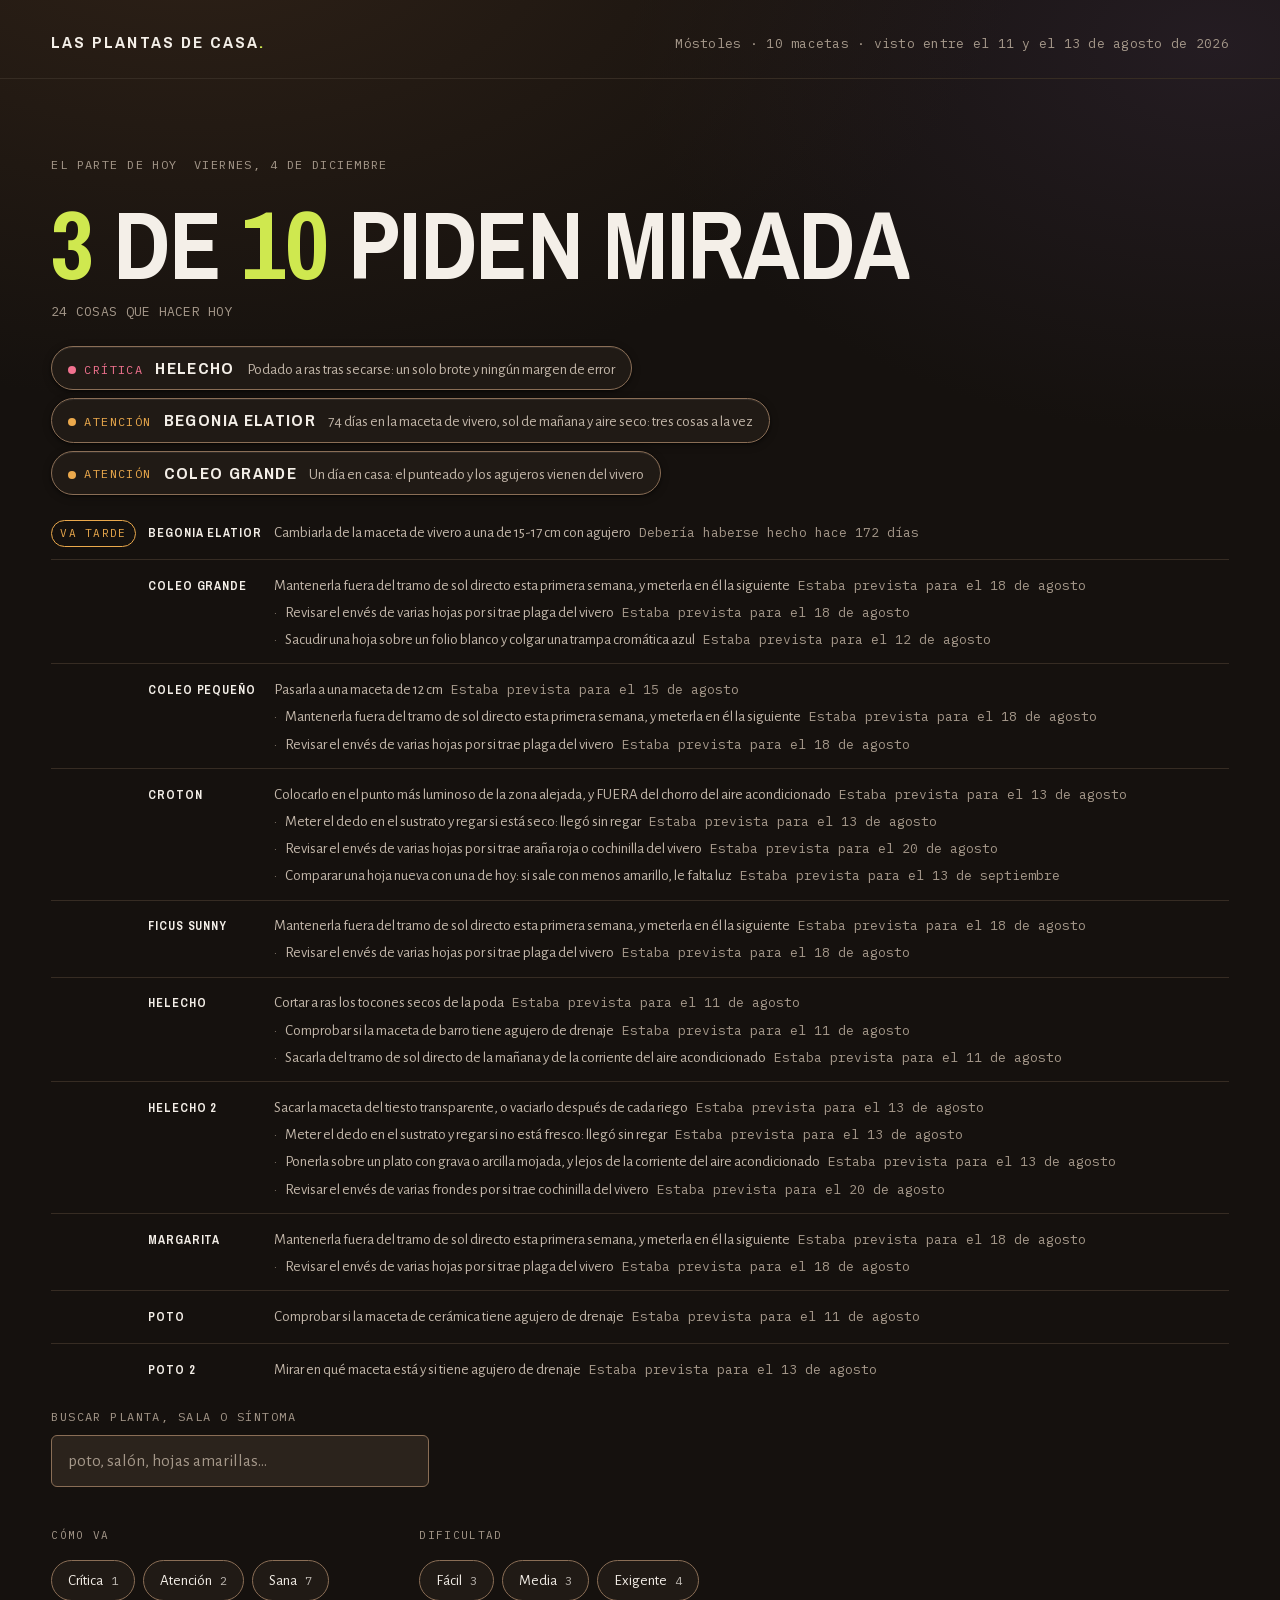
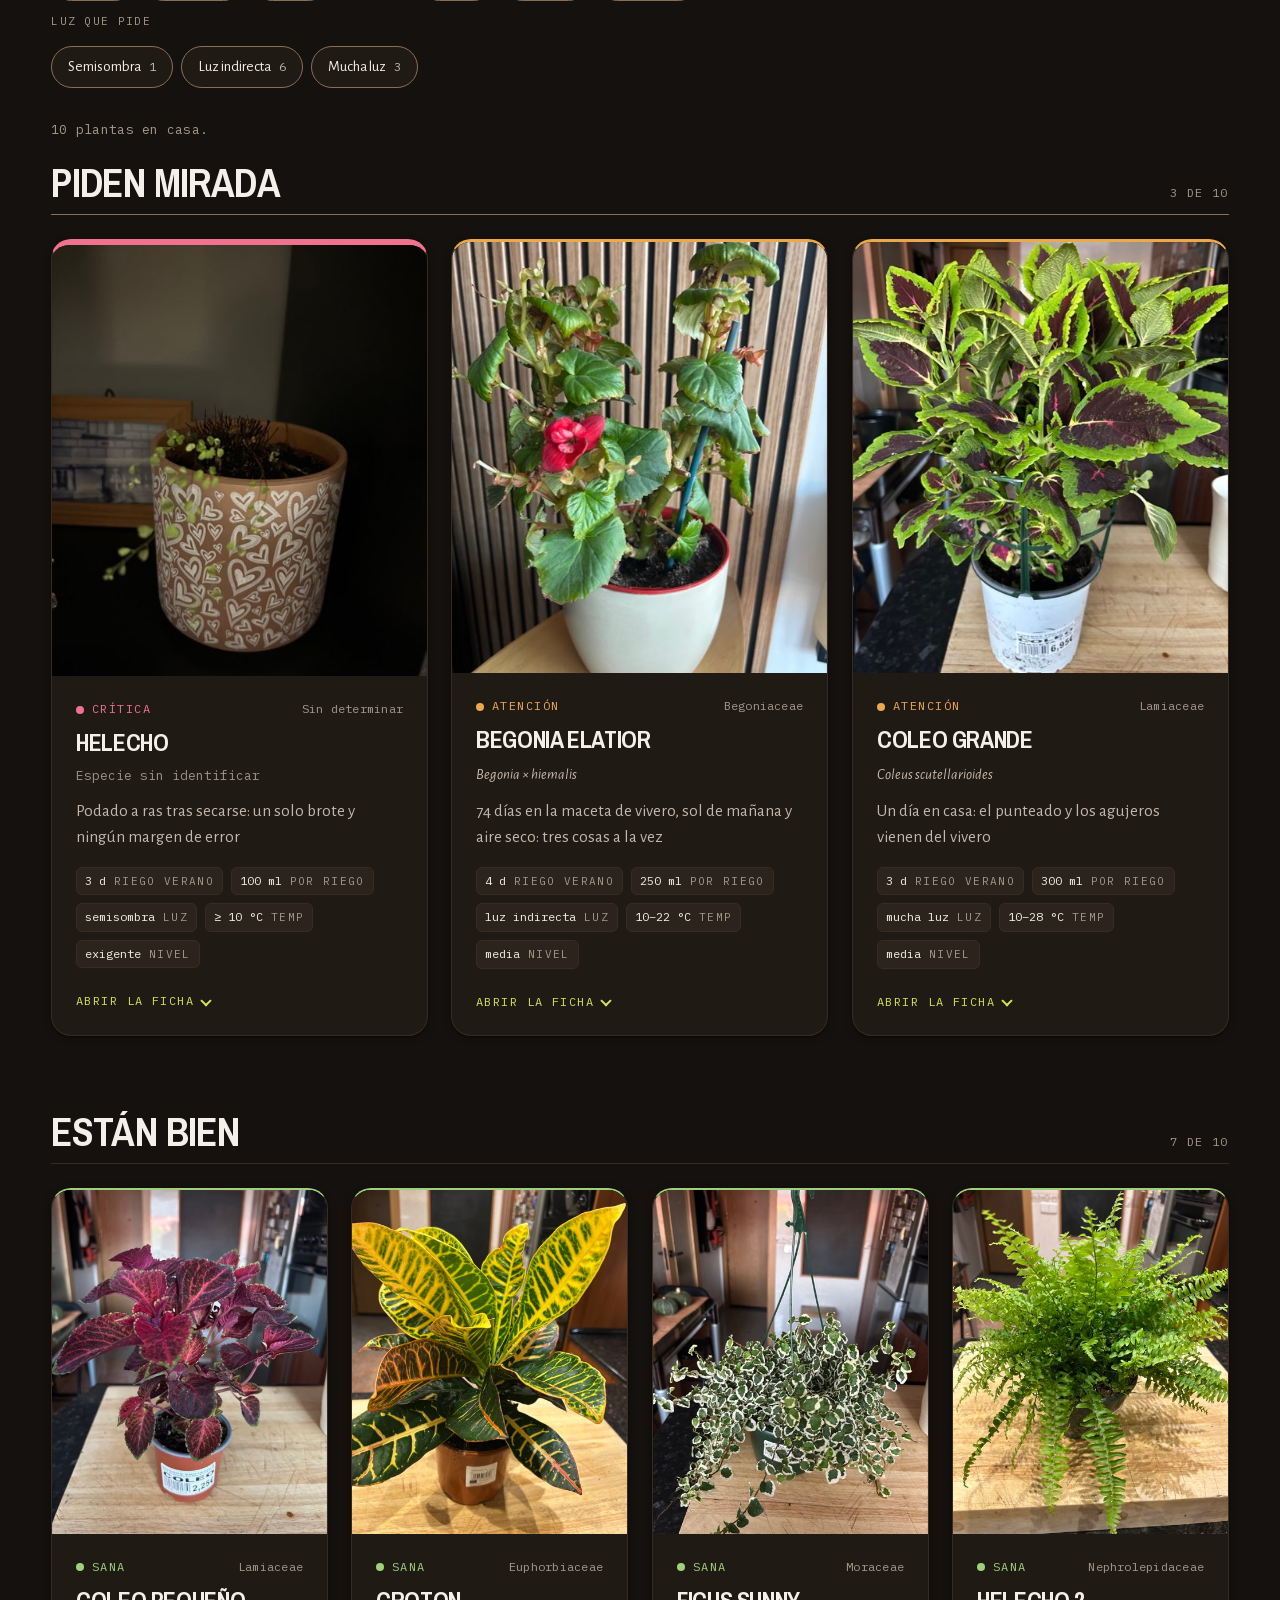
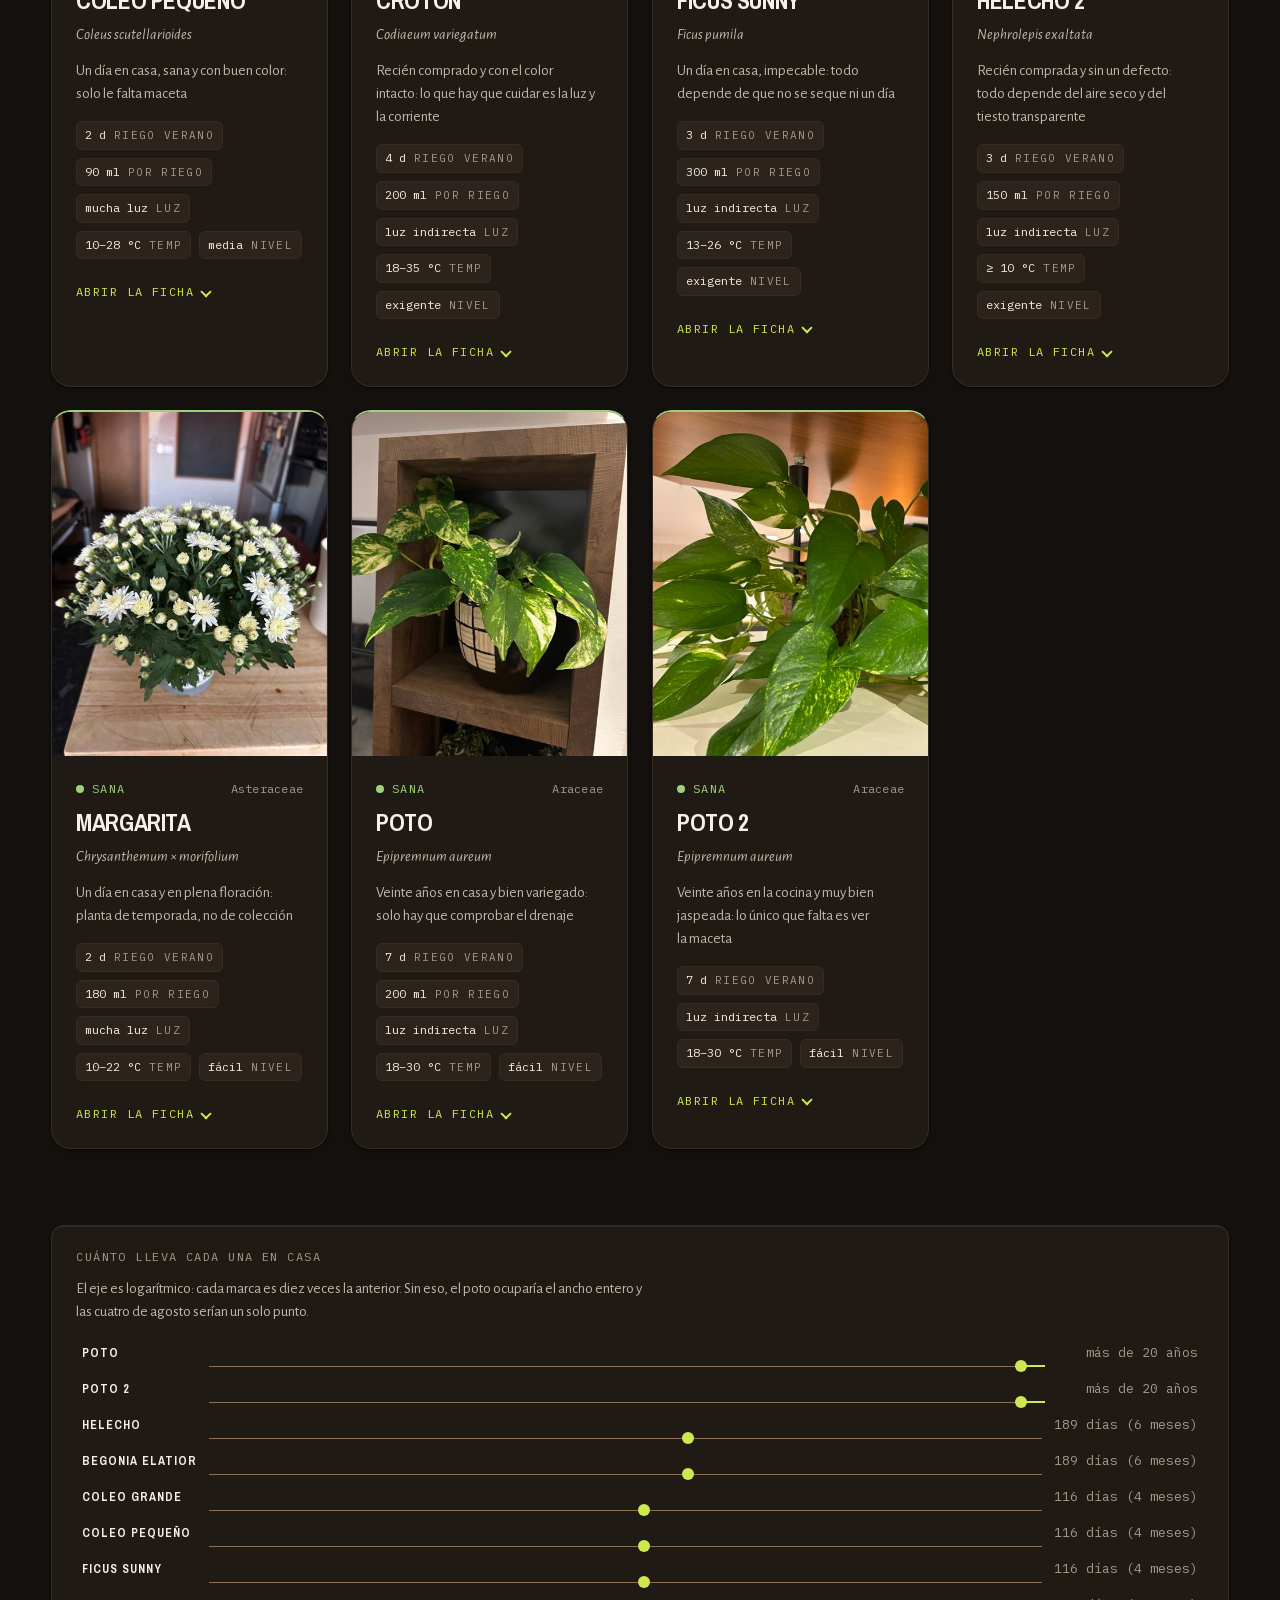
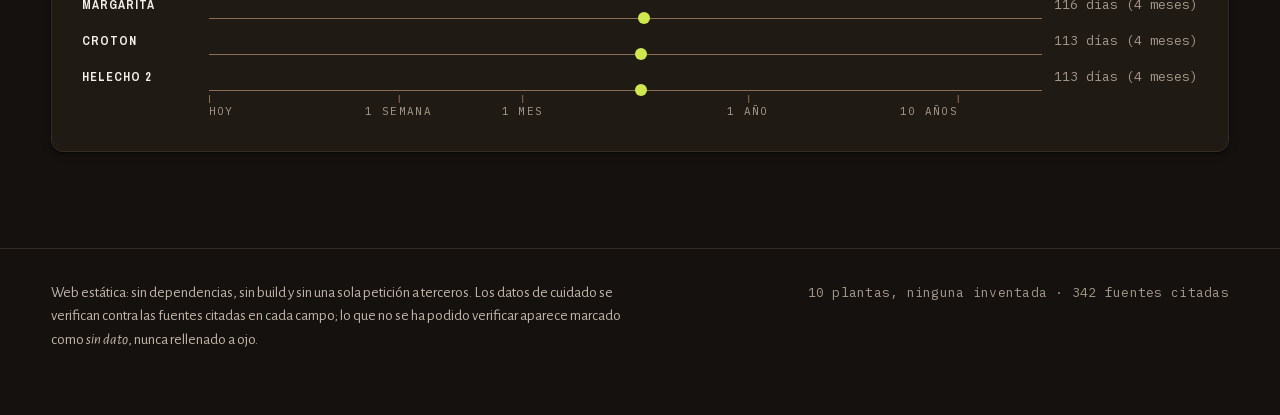
<file: index.html>
<!doctype html>
<html lang="es">
<head>
<meta charset="utf-8">
<meta name="viewport" content="width=device-width, initial-scale=1">
<title>Las plantas de casa — MyPlants</title>
<meta name="description" content="Fichas de cuidado de las diez plantas que Carlos tiene en casa: riego, luz, sustrato, plagas y toxicidad, con las fuentes citadas.">
<!-- Favicon en línea como data: URI. Un .ico suelto sería una petición más y un
     404 en consola; esto son cero peticiones. Campo oscuro y el ácido del coleo,
     que es la piel de la web desde el 12 de agosto de 2026. -->
<link rel="icon" href="data:image/svg+xml,%3Csvg xmlns='http://www.w3.org/2000/svg' viewBox='0 0 16 16'%3E%3Crect width='16' height='16' rx='3' fill='%2315110E'/%3E%3Cpath d='M8 13V6' stroke='%23A8C22E' stroke-width='1.4'/%3E%3Cpath d='M8 7.5c0-2.2 1.6-4 3.6-4.2.3 2.4-1.3 4.3-3.6 4.2z' fill='%23CFE84F'/%3E%3Cpath d='M8 10c-2 0-3.5-1.5-3.7-3.6C6.2 6.2 7.9 7.8 8 10z' fill='%23A8C22E'/%3E%3C/svg%3E">
<link rel="stylesheet" href="./css/tokens.css">
<link rel="stylesheet" href="./css/app.css">
</head>
<body>

<a class="salto-contenido" href="#plantas">Saltar a las plantas</a>

<header class="banda cabecera">
  <div class="marco cabecera__fila">
    <h1 class="cabecera__titulo">Las plantas de casa<span class="cabecera__punto" aria-hidden="true">.</span></h1>
    <!-- Este texto es el que se ve si el JS no llega: `montarCabecera()` lo
         sustituye por el recuento real y el rango de fechas de los diagnósticos.
         Dice «un salón y una cocina» desde el 13/08/2026, que es cuando la casa
         dejó de tener todas las plantas en la misma habitación. -->
    <p class="cabecera__bajada" id="cabecera-meta">Móstoles · diez macetas · un salón a noreste y una cocina</p>
  </div>
</header>

<!-- ══ HOY · el parte del día, con la fecha real del navegador ═══════════════
     Se genera de `tareas[]` y de `new Date()`: cero servidor, cero persistencia.
     Lo que NO es: una app de tareas. Sin notificaciones, sin rachas, sin
     porcentaje de cumplimiento, sin felicitar a nadie por regar. Esta página se
     abre con prisa una vez cada quince días.

     Y el veredicto es el elemento más grande de la web a propósito: el defecto
     que Carlos señaló tres veces no era que faltara nada, era que nada era
     grande. La tesis de la página era lo más pequeño de la pantalla.
     ═══════════════════════════════════════════════════════════════════════ -->
<section class="banda parte" id="parte" aria-labelledby="parte-titulo" hidden>
  <div class="marco parte__marco">

    <div class="parte__cabeza">
      <h2 class="parte__titulo" id="parte-titulo">El parte de hoy</h2>
      <!-- La fecha la pone el navegador. Es el mejor argumento de que la página
           sirve para algo: el contenido cambia solo, sin que nadie edite nada. -->
      <p class="parte__fecha" id="parte-fecha"></p>
    </div>

    <div class="parte__cuerpo">
      <!-- EL VEREDICTO DEL DÍA, a escala de display. Y NO es un encabezado: se
           pinta grande y sigue siendo un párrafo, porque subirlo a h1 o h2 rompería
           el esquema de encabezados de la página. El tamaño es jerarquía visual;
           el nivel semántico es otra cosa y no se negocian entre sí.

           `aria-live` va SOLO aquí y no en la sección entera: lo que cambia al
           filtrar es el recuento, y releerle a un lector de pantalla las diez
           líneas de tareas en cada repintado es ruido, no accesibilidad. -->
      <p class="parte__veredicto" id="parte-veredicto" aria-live="polite"></p>
      <p class="parte__resumen" id="parte-resumen"></p>
    </div>

    <!-- Las entradas del parte: una píldora por planta tocada, con su severidad
         en PALABRA además de en color y el titular de su diagnóstico. Llevan a
         su ficha y la abren. -->
    <ul class="parte__chips" id="parte-chips"></ul>

    <!-- UNA LÍNEA POR PLANTA, no por tarea, y sin truncar. No hace falta tope
         porque el techo ya está en el dominio: hay diez plantas, así que la lista
         no pasa de diez renglones ni el día que todas pidan algo. Eran siete hasta
         el 13/08/2026, y el argumento aguanta el cambio porque el techo es «cuántas
         plantas tiene Carlos» y no una cifra: el día que sean treinta, deja de
         aguantar y habrá que truncar. -->
    <ul class="parte__tareas" id="parte-tareas"></ul>

    <!-- El buscador vive en la franja, al lado de la lista de lo que hay que
         hacer, que es donde se usa. Va DESPUÉS de las tareas en el DOM y en
         pantalla: el orden de foco sigue al orden visual, sin un solo `order`. -->
    <form class="buscador" role="search" novalidate>
      <label class="buscador__label" for="busqueda">Buscar planta, sala o síntoma</label>
      <input
        class="buscador__input"
        id="busqueda"
        name="busqueda"
        type="search"
        autocomplete="off"
        spellcheck="false"
        placeholder="poto, salón, hojas amarillas…">
    </form>
  </div>
</section>

<nav class="banda filtros" aria-labelledby="filtros-titulo">
  <div class="marco filtros__marco">
    <h2 class="oculto-visual" id="filtros-titulo">Filtrar</h2>
    <form class="filtros__form" novalidate>
      <div class="filtros__facetas" id="facetas"></div>
      <button class="boton boton--limpiar" id="limpiar" type="button" hidden>Quitar filtros</button>
    </form>
  </div>
</nav>

<main class="banda contenido" id="plantas" tabindex="-1">
  <div class="marco">

    <p class="resultado" id="resultado" role="status" aria-live="polite"></p>
    <p class="aviso" id="aviso" hidden></p>

    <!-- ══ LAS DOS BANDAS ══════════════════════════════════════════════════
         La separación es el trabajo de la página: lo que pide mirada primero, lo
         que está bien después. El JS las rellena y esconde la que se quede vacía.

         Y esto resuelve el problema del día bueno, que llevaba meses en el
         backlog sin solución: cuando ninguna planta necesite nada, la primera
         banda desaparece y la página dice ESTÁN BIEN · 7 DE 7 sin tener que
         inventar urgencia. Ese estado es el que el proyecto existe para producir,
         y ahora sale por construcción en vez de por un caso especial.
         ═══════════════════════════════════════════════════════════════════ -->
    <section class="grupo" id="grupo-mirada" aria-labelledby="rot-mirada" hidden>
      <h2 class="grupo__titulo" id="rot-mirada">
        <span class="grupo__texto">Piden mirada</span>
        <span class="grupo__cuenta"></span>
      </h2>
      <ul class="rejilla rejilla--mirada" id="rejilla-mirada"></ul>
    </section>

    <section class="grupo" id="grupo-bien" aria-labelledby="rot-bien" hidden>
      <h2 class="grupo__titulo" id="rot-bien">
        <span class="grupo__texto">Están bien</span>
        <span class="grupo__cuenta"></span>
      </h2>
      <ul class="rejilla rejilla--bien" id="rejilla-bien"></ul>
    </section>

    <!-- ══ LA CRONOLOGÍA ══════════════════════════════════════════════════════
         Décadas, semanas y horas en diez macetas de dos habitaciones. El eje es
         LOGARÍTMICO —en lineal los dos potos ocupan el ancho entero y las otras
         ocho son un borrón— y las marcas van ROTULADAS, porque un eje logarítmico
         sin rótulos miente sobre las proporciones.

         Va DESPUÉS de la rejilla desde el 12 de agosto de 2026, y antes iba
         delante. El motivo del cambio: con las fotos en la rejilla, el primer
         pliegue es de las plantas, y un gráfico entre el veredicto y las fotos
         retrasa justo lo único que Carlos echaba en falta. Su argumento —que
         reencuadra lo que se lee— se cumple igual detrás: las cuatro impecables lo
         están, en parte, porque no han tenido tiempo de que nada les salga mal.
         ═══════════════════════════════════════════════════════════════════════ -->
    <section class="cronologia" aria-labelledby="cronologia-titulo" hidden>
      <h2 class="cronologia__titulo" id="cronologia-titulo">Cuánto lleva cada una en casa</h2>
      <p class="cronologia__nota">
        El eje es logarítmico: cada marca es diez veces la anterior. Sin eso, el
        poto ocuparía el ancho entero y las cuatro de agosto serían un solo punto.
      </p>
      <!-- El gráfico es UNA rejilla de tres columnas —nombre · pista · valor— y la
           lista, las filas y el eje son `subgrid` suyos. Sin eso cada fila define
           sus propias columnas, se alinean por casualidad y el eje de abajo no cae
           debajo de las pistas: un eje que no está debajo de lo que rotula no
           rotula nada. -->
      <div class="cronologia__grafico">
        <ol class="cronologia__lista"></ol>
        <p class="cronologia__eje"><span class="cronologia__eje-pista"></span></p>
      </div>
    </section>

  </div>
</main>

<footer class="banda pie">
  <div class="marco pie__fila">
    <p class="pie__texto">
      Web estática: sin dependencias, sin build y sin una sola petición a terceros.
      Los datos de cuidado se verifican contra las fuentes citadas en cada campo;
      lo que no se ha podido verificar aparece marcado como <em>sin dato</em>,
      nunca rellenado a ojo.
    </p>
    <p class="pie__cuenta" id="pie-cuenta"></p>
  </div>
</footer>


<!-- ══════════════════════════════════════════════════════════════════════════
     PLANTILLAS
     El markup vive aquí para que la semántica se audite leyendo el HTML.
     js/ solo clona y rellena con textContent — nunca innerHTML.
     ══════════════════════════════════════════════════════════════════════════ -->

<template id="tpl-ficha">
  <li class="rejilla__celda revela">
    <article class="planta" aria-labelledby="">

      <details class="despegue" name="planta">

        <!-- ── LA CARA DE LA TARJETA ────────────────────────────────────────
             Toda la cara es el `<summary>`: la tarjeta entera es la diana, que es
             lo que hace que se lea como tarjeta y no como una lista con un botón
             al pie. El nombre accesible NO se compone del contenido entero —serían
             cuarenta palabras por botón—: se fija con `aria-labelledby` al nombre
             de la planta más «abrir la ficha», y el resto del contenido sigue
             siendo contenido, legible en modo lectura.
             ──────────────────────────────────────────────────────────────── -->
        <summary class="planta__cara">

          <!-- LA FOTO, que es la vuelta grande de esta piel: el sujeto estaba
               ausente de su propia portada. Sin un solo filtro —ni duotono, ni
               grado, ni viñeta—: son fotos de diagnóstico y embellecerlas
               corrompe la prueba. Se ven más grandes y mejor presentadas; no
               mejor de lo que están. El derivado de rejilla es el MISMO encuadre
               a 480×640, no otro recorte. -->
          <div class="planta__foto">
            <img class="planta__img" src="" alt="" width="480" height="640" loading="lazy" decoding="async">
          </div>

          <div class="planta__cuerpo">
            <div class="planta__alto">
              <!-- La severidad SIEMPRE con palabra, nunca solo el punto de color -->
              <p class="marca">
                <span class="marca__texto"></span>
              </p>
              <p class="planta__familia"></p>
            </div>

            <h3 class="planta__nombre" id=""></h3>
            <p class="planta__binomio"><em class="planta__binomio-texto"></em></p>
            <p class="planta__titular"></p>

            <!-- Los tres datos con los que se llega con la regadera. En
                 pastillas de monoespaciada: son cifras, y las cifras de este
                 proyecto van en su propia voz. -->
            <ul class="planta__datos"></ul>

            <span class="planta__abrir">
              <span class="planta__abrir-texto"></span>
              <span class="planta__abrir-flecha" aria-hidden="true"></span>
            </span>
          </div>
        </summary>

        <!-- ══ EL EXPEDIENTE ══════════════════════════════════════════════
             Al abrir la tarjeta no aparece el reverso de una tarjeta: aparece el
             expediente de la planta. Y se maqueta en DOS COLUMNAS SEMÁNTICAS,
             que no es partir el texto en dos para ahorrar scroll — son dos
             velocidades de lectura distintas:

               QUÉ HAGO AHORA  · con la regadera en la mano, de pie, con prisa
               EN QUÉ ME BASO  · el domingo, sentado, leyéndola en serio

             `QUÉ HAGO AHORA` va PRIMERO EN EL DOM a propósito: al apilarse en
             móvil queda arriba, que es donde de verdad se lee con una mano. No
             se usa `order` de CSS para esto, porque entonces el orden de foco
             dejaría de coincidir con el orden visual.
             ═══════════════════════════════════════════════════════════════ -->
        <div class="despegada">
          <div class="expediente">

          <!-- ── columna 1 · lo accionable ──────────────────────────────── -->
          <div class="expediente__accion">
            <h4 class="expediente__rotulo">Qué hago ahora</h4>

            <!-- Los diagramas van AQUÍ y no en la otra columna: son la capa de
                 resumen —el SVG dice «cada 4 días, 250 ml» de un golpe y el
                 párrafo de la derecha explica por qué—, y de paso equilibran la
                 masa de las dos columnas. -->
            <section class="cuidados">
              <h5 class="cuidados__titulo">Cuidados</h5>
              <div class="campos-diagrama"></div>
            </section>

            <!-- El tratamiento sale de dentro de `.estado`: la alarma es el
                 diagnóstico, no el arreglo. -->
            <div class="estado__tratamiento" hidden>
              <h5 class="estado__sub">Qué hacer</h5>
              <ol class="estado__pasos"></ol>
              <p class="estado__revisar" hidden>
                <span class="estado__revisar-rotulo">Revisar:</span>
                <span class="estado__revisar-texto"></span>
              </p>
            </div>

            <!-- El calendario de esta planta. Aquí sí van las cinco clases de
                 tarea, incluidas las dos que no pueden entrar en la franja: el
                 riego con su comprobación en vez de una cuenta atrás, y las
                 condicionadas con la condición delante. Donde el disparador real
                 es una observación y no el calendario, la interfaz pide mirar,
                 no manda hacer. -->
            <section class="calendario" hidden>
              <h5 class="calendario__titulo">Qué toca</h5>
              <ul class="calendario__lista"></ul>
            </section>

            <!-- El índice NO está para esconder: está para ENTRAR. Y el
                 recuento es información, no adorno: «13 observaciones» y «24
                 fuentes» dicen algo verdadero sobre esta ficha antes de
                 leerla — que el diagnóstico está trabajado. -->
            <nav class="indice" hidden>
              <h5 class="indice__rotulo">En el expediente</h5>
              <ul class="indice__lista"></ul>
            </nav>
          </div>

          <!-- ── columna 2 · el material de consulta ────────────────────── -->
          <div class="expediente__base">
            <h4 class="expediente__rotulo">En qué me baso</h4>

            <!-- capa 1 · qué le pasa ahora mismo -->
            <section class="estado" hidden>
              <h5 class="estado__titulo"></h5>
              <div class="estado__cintillo">
                <p class="marca estado__severidad">
                  <span class="marca__texto"></span>
                </p>
                <!-- La fecha NO va dentro del distintivo: es metadato de la
                     observación, no parte de la etiqueta de severidad. -->
                <p class="estado__fecha"></p>
              </div>

              <!-- El titular del diagnóstico. Es lo que se lee primero de la
                   columna de consulta, así que va a cuerpo de titular y no
                   enterrado entre las señales. Sigue siendo un `<p>`. -->
              <p class="estado__cabecera"></p>

              <div class="estado__bloque estado__bloque--senales" hidden>
                <h6 class="estado__sub">Lo que se ve</h6>
                <ul class="estado__lista"></ul>
              </div>

              <div class="estado__bloque estado__bloque--causas" hidden>
                <h6 class="estado__sub">Causas probables</h6>
                <ul class="estado__lista"></ul>
              </div>

              <!-- Lo que NO se puede afirmar desde una foto. Va aquí, debajo de
                   señales y causas, y NO en un plegable: un diagnóstico que no
                   dice dónde acaba su alcance se lee como si lo supiera todo. -->
              <div class="estado__bloque estado__bloque--limites" hidden>
                <h6 class="estado__sub">Lo que la foto no dice</h6>
                <ul class="estado__lista"></ul>
              </div>
            </section>

            <!-- La foto es la prueba sobre la que se hizo el diagnóstico, así
                 que su sitio es esta columna, al lado de «lo que se ve» y de
                 «lo que la foto no dice», que la citan las dos. Aquí va la
                 versión grande, la de 800×1067, y no el derivado de rejilla.
                 LA BANDA VA EN SUPERFICIE SÓLIDA pegada al borde inferior de la
                 imagen, nunca sobre los píxeles: texto sobre fotografía es
                 contraste NO MEDIBLE. -->
            <figure class="foto" hidden>
              <img class="foto__img" src="" alt="" width="800" height="1067" loading="lazy" decoding="async">
              <figcaption class="foto__pie">
                <span class="foto__fecha"></span>
                <span class="foto__limite" hidden></span>
                <span class="foto__lugar"></span>
              </figcaption>
            </figure>

            <!-- ── LA PRUEBA · y aquí vive ahora la pegatina ────────────────
                 La signature del proyecto era la etiqueta térmica de Viveros
                 Projardín reconstruida en HTML y CSS, sin una sola imagen — el
                 código de barras es un gradiente repetido. Con la piel oscura la
                 tarjeta ya no es la pegatina, así que la pegatina baja aquí, que
                 es donde la etiqueta real está: pegada al tiesto y fotografiada.
                 Se lee junto a su propia foto, y las dos son la misma prueba
                 documental — para siete de las diez plantas, la fuente más
                 fuerte que existe de qué compró Carlos. Y ya no todas son de
                 Projardín: la begonia trae etiqueta de productor y las dos del
                 13/08/2026, de tienda (Leroy Merlin). La pegatina se dibuja con
                 el emisor que traiga cada una, no con una constante.
                 Sin estilizar la foto: una prueba retocada no prueba nada.
                 ──────────────────────────────────────────────────────────── -->
            <section class="prueba">
              <h5 class="prueba__rotulo">La prueba</h5>

              <div class="pegatina" hidden>
                <p class="pegatina__vivero">
                  <span class="pegatina__vivero-nombre"></span>
                  <span class="pegatina__vivero-dir"></span>
                  <span class="pegatina__vivero-tfno"></span>
                </p>
                <p class="pegatina__nombre"></p>
                <p class="pegatina__maceta"></p>
                <div class="pegatina__linea">
                  <span class="pegatina__codigo">
                    <span class="pegatina__barras" aria-hidden="true"></span>
                    <span class="pegatina__digitos"></span>
                  </span>
                  <span class="pegatina__precio"></span>
                </div>
                <p class="pegatina__fito"></p>
              </div>

              <figure class="prueba__figura" hidden>
                <img class="prueba__img" src="" alt="" width="500" height="667" loading="lazy" decoding="async">
              </figure>
              <p class="prueba__sin" hidden>Sin etiqueta de vivero: no se conserva.</p>
              <p class="prueba__nota"></p>
            </section>

            <!-- La silueta de hoja: la forma es la clave de identificación
                 botánica, así que es información y no adorno. Con las fotos en la
                 rejilla ya no es el único identificador visual, así que baja
                 aquí, junto a la identificación de la especie, que es de lo que
                 habla. La del helecho lleva la trama de sin-dato DENTRO del
                 contorno porque su especie no está identificada. -->
            <section class="identificacion" hidden>
              <h5 class="identificacion__rotulo">El rasgo de la hoja</h5>
              <div class="identificacion__cuerpo">
                <div class="identificacion__silueta"></div>
                <p class="identificacion__texto"></p>
              </div>
            </section>

            <!-- capa 2 · el resto de datos verificados, cada uno con su fuente -->
            <section class="mas-datos">
              <h5 class="mas-datos__titulo">Más datos</h5>
              <dl class="mas-datos__lista"></dl>
            </section>

            <!-- capa 3 · la voz de la casa, en su cuaderno. El único sitio de la
                 web donde el fondo se aclara: se lee como material distinto del
                 dato verificado, y esa es toda la intención. -->
            <aside class="cuaderno" hidden>
              <h5 class="cuaderno__rotulo">En casa</h5>
              <p class="cuaderno__historia"></p>
              <p class="cuaderno__notas"></p>
              <p class="cuaderno__firma">Esto no lleva fuente y no la necesita: lo cuenta la casa.
                Lo demás lleva cita; esto lleva nombre.</p>
            </aside>
          </div>

          </div>
        </div>
      </details>

    </article>
  </li>
</template>

<!-- Una pastilla de dato de la cara: cifra en mono + rótulo en versalita -->
<template id="tpl-pastilla">
  <li class="pastilla">
    <b class="pastilla__valor"></b>
    <span class="pastilla__clave"></span>
  </li>
</template>

<!-- Campo con diagrama: riego, luz y temperatura. El SVG es una segunda vista
     del texto que tiene al lado, nunca el único portador del dato. -->
<template id="tpl-campo-diagrama">
  <section class="campo">
    <h6 class="campo__clave"></h6>
    <div class="campo__diagrama"></div>
    <p class="campo__resumen"></p>
    <details class="campo__mas" hidden>
      <summary class="campo__mas-tirador">Por qué</summary>
      <p class="campo__detalle"></p>
    </details>
    <p class="campo__fuente" hidden>
      <a class="fuente" href="" rel="noopener noreferrer">
        <span class="fuente__dominio"></span>
        <span class="fuente__flecha" aria-hidden="true">↗</span>
        <span class="oculto-visual"> (se abre en el sitio de la fuente)</span>
      </a>
    </p>
  </section>
</template>

<!-- Dato simple del bloque «más datos» -->
<template id="tpl-dato">
  <div class="dato">
    <dt class="dato__clave"></dt>
    <dd class="dato__valor">
      <span class="dato__texto"></span>
      <details class="dato__mas" hidden>
        <summary class="dato__mas-tirador">Por qué</summary>
        <p class="dato__detalle"></p>
      </details>
      <span class="dato__fuente" hidden>
        <a class="fuente" href="" rel="noopener noreferrer">
          <span class="fuente__dominio"></span>
          <span class="fuente__flecha" aria-hidden="true">↗</span>
          <span class="oculto-visual"> (se abre en el sitio de la fuente)</span>
        </a>
      </span>
    </dd>
  </div>
</template>

<template id="tpl-faceta">
  <fieldset class="faceta">
    <legend class="faceta__legend"></legend>
    <ul class="faceta__opciones"></ul>
  </fieldset>
</template>

<template id="tpl-opcion">
  <li class="opcion">
    <input class="opcion__input" type="checkbox" id="" name="" value="">
    <label class="opcion__label" for="">
      <span class="opcion__texto"></span>
      <span class="opcion__cuenta" aria-hidden="true"></span>
    </label>
  </li>
</template>

<!-- Una PLANTA en la franja, con todo lo que le toca hoy en el mismo renglón.
     El rótulo solo aparece cuando hay algo que rotular: `VA TARDE` en la única
     vencida, `HOY` en las de fecha cumplida. Las de temporada van sin distintivo
     — es la misma economía que hace que las sanas no lleven insignia. -->
<template id="tpl-tarea-franja">
  <li class="tarea-hoy">
    <!-- El rótulo se queda SIEMPRE en el DOM aunque esté vacío, y no con
         `hidden`. Es un hijo de `subgrid`, y `hidden` es `display: none`: la fila
         perdía su primera celda y el nombre de la planta se corría a la columna
         del medio, que llevaba los títulos largos. De ahí salían 68 px de scroll
         horizontal a 1280 px. Vacío ocupa su columna y no se ve. -->
    <span class="tarea-hoy__rotulo"></span>
    <a class="tarea-hoy__planta" href="">
      <span class="tarea-hoy__nombre"></span>
    </a>
    <ul class="tarea-hoy__cosas"></ul>
  </li>
</template>

<!-- Una tarea dentro de su ficha, con su plazo y su condición. Aquí sí van
     todas, incluidas las que no pueden entrar en «hoy»: el riego con su
     comprobación y las condicionadas con su condición delante. -->
<template id="tpl-tarea-ficha">
  <li class="tarea">
    <span class="tarea__rotulo" hidden></span>
    <p class="tarea__titulo"></p>
    <p class="tarea__cuando"></p>
    <p class="tarea__nota" hidden><span class="tarea__nota-rotulo"></span><span class="tarea__nota-texto"></span></p>
  </li>
</template>

<!-- Una entrada del parte del día: severidad en palabra, planta y titular -->
<template id="tpl-chip">
  <li class="chip">
    <a class="chip__enlace" href="">
      <span class="marca">
        <span class="marca__texto"></span>
      </span>
      <span class="chip__nombre"></span>
      <span class="chip__que"></span>
    </a>
  </li>
</template>

<script type="module" src="./js/app.js"></script>
</body>
</html>
</file>
<file: css/tokens.css>
/* =============================================================================
   MyPlants · design tokens
   Este fichero es la ÚNICA fuente de color, tipografía, espaciado, radios,
   sombras y motion del proyecto. En css/app.css no se escribe ningún literal:
   solo var(--…). Si falta un token, se añade aquí.

   ── LA PIEL CAMBIÓ EL 12 DE AGOSTO DE 2026, Y CONVIENE SABER DE QUÉ SE VIENE ──

   Hasta esa fecha el campo de página era la teja `#8F4A33` —el plástico del
   tiesto del coleo— y cada ficha era la pegatina térmica blanca de Viveros
   Projardín. Carlos vio dos versiones renderizadas y **eligió la oscura**, la que
   `ui-designer` dejó en `alternativa/`, y pidió que toda la web se rediseñara
   acorde a ella. Sus palabras: *«me gustan las imágenes que veo en alternativa;
   me gustaría que las utilizaras como base para diseñar acorde a ellas toda la
   web completa y todos los contenidos que hay ahora mismo»*.

   Lo que se afloja se afloja con su motivo escrito, así que aquí está el motivo:
   **el sujeto no puede estar ausente de su propia portada.** La austeridad
   anterior —siete etiquetas impecables y ni una foto en la rejilla— tenía un
   argumento de ingeniería («218 KB y cero bytes de foto») sosteniendo una
   decisión estética. Sobre campo oscuro las siete fotos de Carlos llevan la
   página y traen el color real de sus plantas, sin añadir un acento de paleta.

   La paleta nueva **no sale de un moodboard**: sale de las mismas fotos. El campo
   es el marrón casi negro de la encimera y de la foto nocturna del helecho; el
   ácido es el borde de hoja del coleo grande, que es chartreuse con granate de
   vino; el rosa de severidad es la vena de ese mismo coleo subida a señal.

   Lo que NO cambió con la piel, porque no es estética sino no mentir: cero nodos
   de texto por debajo de AA, cero bordes de control por debajo de 3:1, ninguna
   información solo por color, `prefers-reduced-motion` con versión alternativa,
   las fotos de diagnóstico sin filtrar y ni un dato inventado.
   ============================================================================= */


/* -----------------------------------------------------------------------------
   1. TIPOGRAFÍAS — self-hosted, activas
   -----------------------------------------------------------------------------
   Los seis woff2 están en assets/fonts/. 82,1 KB en total, subset latino.
   Cero peticiones a terceros en runtime: todas las url() son locales.

   Las tres familias se quedan con la piel nueva. No es inercia: son las mismas
   que eligió `alternativa/`, y siguen haciendo los tres trabajos de siempre —
   condensada de etiquetadora para el display, humanista para el cuerpo, y
   **monoespaciada en TODA cifra** (ml, °C, cm, €, EAN, fechas), que es lo que da
   aire de cuaderno de campo en vez de landing.

   PROCEDENCIA Y LICENCIA — en un proyecto sin dependencias, estos seis ficheros
   son lo único con licencia de terceros que hay dentro del repositorio.

     Archivo Narrow · SIL Open Font License 1.1 · Omnibus-Type
       https://github.com/Omnibus-Type/ArchivoNarrow
     Alegreya Sans  · SIL Open Font License 1.1 · Huerta Tipográfica (Juan Pablo del Peral)
       https://github.com/huertatipografica/Alegreya-Sans
     IBM Plex Mono  · SIL Open Font License 1.1 · IBM / Bold Monday
       https://github.com/IBM/plex

   La OFL permite explícitamente el self-hosting, que es el uso previsto. No
   exige atribución en pantalla, pero sí que las fuentes no se vendan por
   separado y que un derivado no use el nombre reservado. No hacemos ninguna
   de las dos cosas: se sirven tal cual, sin modificar.

   SUBSET: se descargaron ya subseteados al rango latino (no hay fonttools en el
   proyecto ni lo va a haber). El unicode-range declarado es exactamente el del
   fichero, y cubre lo que necesita el español: áéíóúüñ¿¡ y también € ° · —.
   Declarar un rango más ancho que el real haría que el navegador descargase el
   fichero para glifos que no contiene y luego cayera al fallback igual.
   -------------------------------------------------------------------------- */

@font-face {
  font-family: "Archivo Narrow";
  src: url("../assets/fonts/archivo-narrow-700.woff2") format("woff2");   /* veredicto, nombre de planta, rótulos en caja alta */
  font-weight: 700;
  font-style: normal;
  font-display: swap;
  unicode-range: U+0000-00FF, U+0131, U+0152-0153, U+02BB-02BC, U+02C6, U+02DA, U+02DC,
                 U+0304, U+0308, U+0329, U+2000-206F, U+20AC, U+2122, U+2191,
                 U+2193, U+2212, U+2215, U+FEFF, U+FFFD;
}
@font-face {
  font-family: "Alegreya Sans";
  src: url("../assets/fonts/alegreya-sans-400.woff2") format("woff2");   /* texto corrido */
  font-weight: 400;
  font-style: normal;
  font-display: swap;
  unicode-range: U+0000-00FF, U+0131, U+0152-0153, U+02BB-02BC, U+02C6, U+02DA, U+02DC,
                 U+0304, U+0308, U+0329, U+2000-206F, U+20AC, U+2122, U+2191,
                 U+2193, U+2212, U+2215, U+FEFF, U+FFFD;
}
@font-face {
  font-family: "Alegreya Sans";
  src: url("../assets/fonts/alegreya-sans-400-italic.woff2") format("woff2");   /* LA VOZ DE LA CASA — no es opcional */
  font-weight: 400;
  font-style: italic;
  font-display: swap;
  unicode-range: U+0000-00FF, U+0131, U+0152-0153, U+02BB-02BC, U+02C6, U+02DA, U+02DC,
                 U+0304, U+0308, U+0329, U+2000-206F, U+20AC, U+2122, U+2191,
                 U+2193, U+2212, U+2215, U+FEFF, U+FFFD;
}
@font-face {
  font-family: "Alegreya Sans";
  src: url("../assets/fonts/alegreya-sans-700.woff2") format("woff2");   /* énfasis en texto corrido */
  font-weight: 700;
  font-style: normal;
  font-display: swap;
  unicode-range: U+0000-00FF, U+0131, U+0152-0153, U+02BB-02BC, U+02C6, U+02DA, U+02DC,
                 U+0304, U+0308, U+0329, U+2000-206F, U+20AC, U+2122, U+2191,
                 U+2193, U+2212, U+2215, U+FEFF, U+FFFD;
}
@font-face {
  font-family: "IBM Plex Mono";
  src: url("../assets/fonts/ibm-plex-mono-400.woff2") format("woff2");   /* cifras, °C, ml, €, EAN, códigos */
  font-weight: 400;
  font-style: normal;
  font-display: swap;
  unicode-range: U+0000-00FF, U+0131, U+0152-0153, U+02BB-02BC, U+02C6, U+02DA, U+02DC,
                 U+0304, U+0308, U+0329, U+2000-206F, U+20AC, U+2122, U+2191,
                 U+2193, U+2212, U+2215, U+FEFF, U+FFFD;
}
@font-face {
  font-family: "IBM Plex Mono";
  src: url("../assets/fonts/ibm-plex-mono-600.woff2") format("woff2");   /* cifras destacadas, rótulos de dato */
  font-weight: 600;
  font-style: normal;
  font-display: swap;
  unicode-range: U+0000-00FF, U+0131, U+0152-0153, U+02BB-02BC, U+02C6, U+02DA, U+02DC,
                 U+0304, U+0308, U+0329, U+2000-206F, U+20AC, U+2122, U+2191,
                 U+2193, U+2212, U+2215, U+FEFF, U+FFFD;
}


/* -----------------------------------------------------------------------------
   2. (hueco) — aquí vivían tres @property registradas
   -----------------------------------------------------------------------------
   `--frente-humedo`, `--marca-temp` y `--atenuacion` se declaraban con
   `@property` para que el motor las interpolara en vez de tratarlas como texto.
   Se retiran con la piel oscura porque ninguna animación las toca: las dos
   primeras eran de SVG que ya no existen —el frente húmedo del sustrato y el
   curso de recuperación, borrado por afirmar algo falso— y la tercera, de una
   atenuación de puntos que nunca se construyó. Registrar un tipo para nadie es
   paleta muerta con otra forma.
   -------------------------------------------------------------------------- */


:root {

  /* ===========================================================================
     3. COLOR — campo oscuro cálido, y todo muestreado de las fotos reales
     ===========================================================================
     ═══════════════════════════════════════════════════════════════════════
     MATRIZ DE VALIDEZ POR SUPERFICIE — léela antes de elegir un color
     ═══════════════════════════════════════════════════════════════════════
     Un color no es accesible o inaccesible: **lo es SOBRE UNA SUPERFICIE**. Este
     proyecto lleva cuatro fallos reales del mismo error —un enlace azul (1,44:1),
     el borde del buscador (1,92:1), un borde sobre superficie hundida (2,87:1) y
     los siete tiradores de despegar (1,49:1)—, y los cuatro tenían el token bien
     medido… contra OTRO fondo. Ningún comprobador estático lo detecta: el
     contraste solo se mide en el navegador con el fondo real compuesto. Así que
     se declara aquí, donde se elige el color.

     Ratios WCAG 2.1 calculados sobre los hex de abajo. Umbral: 4,5 texto ·
     3,0 bordes de control y gráficos que portan información. "—" = NO USAR.

                            campo   sup-1   sup-2   separ.   papel
     --color-tinta          16,55   15,08   13,53   11,83      —
     --color-tinta-media     9,58    8,73    7,84    6,85      —
     --color-tinta-baja      6,69    6,10    5,47    4,79      —
     --color-sin-dato        6,07    5,53    4,96    4,34 ⚠     —
     --color-acido          13,80   12,57   11,28    9,86    1,18 ⛔
     --color-acido-hondo     9,35    8,52    7,65    6,68      —
     --color-alerta          6,76    6,16    5,52    4,83      —
     --color-aviso           9,30    8,47    7,60    6,65      —
     --color-sana           10,72    9,77    8,76    7,66      —
     --color-borde-control   3,97    3,62    3,25    2,84 ⚠     —
     --color-sin-dato-trama  4,11    3,74    3,36    2,94 ⚠     —
     --color-tinta-papel       —       —       —       —     15,04
     --color-boli              —       —       —       —      8,08
     --color-campo             —       —       —       —     16,25

     Se lee así, y tiene tres excepciones que hay que saberse:

       1. ⛔ **PAR PROHIBIDO: --color-acido sobre --color-papel = 1,18.** El ácido
          NUNCA se escribe sobre el papel claro. Dentro de `.cuaderno` la tinta es
          --color-tinta-papel, los enlaces van en --color-boli y el anillo de foco
          se invierte. Es el par que más invita al error, porque el ácido es el
          color de todos los enlaces del resto de la página.
       2. ⚠ **`--color-separador` (#362C23) es un COLOR DE FILETE, no una
          superficie.** Se mide en la tabla porque alguien va a usarlo de fondo
          algún día, y la columna dice que no: un borde de control encima da 2,84
          y la trama de sin-dato 2,94, los dos por debajo del 3:1. Y
          --color-sin-dato roza AA ahí (4,34). Había un `--color-sup-3` con este
          mismo valor y se borró: dos nombres para un color son dos sitios donde
          equivocarse.
       3. El papel es una **isla**: dentro de `.cuaderno` manda su propia columna
          y ninguno de los colores de tinta oscura vale ahí.

     Si hace falta un color sobre una superficie nueva, NO se deduce de esta
     tabla: se mide y se añade una fila. **Un token no hereda su ratio.**

     ── EL HALO, Y POR QUÉ NO ROMPE NADA (medido, no deducido) ──────────────
     `--halo-campo` pone dos gradientes sobre el campo, y eso hace que
     `tests/contraste.js` se ABSTENGA en 112 nodos: el auditor no puede componer
     un fondo degradado, así que dice «no medible» en vez de inventarse un
     veredicto. Es lo correcto por su parte, pero deja un silencio grande sobre
     el texto más leído de la página, y un silencio se lee como ausencia de
     defecto.

     Aquí el peor caso SÍ es calculable, porque los dos tonos del halo
     (`#2E2117` y `#241C22`) son más CLAROS que el campo: el contraste mínimo de
     cualquier tinta cae en el punto más claro del gradiente, que es `#2E2117`.
     Así que se midió de verdad — campo puesto a `#2E2117`, los tres gradientes
     retirados, y el auditor pasado entero:

         1.788 nodos · 0 por debajo de AA · 0 bordes de control < 3:1 · 0 no medibles

     O sea que el halo no puede tumbar ningún nodo, y las 112 abstenciones son
     una limitación del instrumento y no un hueco de la web. Si algún día se
     aclara el halo, esta medición hay que repetirla: es válida para estos dos
     tonos y para ningún otro.
     ═══════════════════════════════════════════════════════════════════════ */

  /* -- El campo y sus tres alturas ----------------------------------------
     En oscuro la profundidad NO la da la sombra sola: la da una superficie más
     clara más un filo de luz arriba. Por eso hay tres y no una. */

  --color-campo:  #15110E;  /* marrón casi negro: la encimera y la foto nocturna del helecho */
  --color-sup-1:  #201A15;  /* tarjeta, franja, panel: la superficie normal */
  --color-sup-2:  #2B231C;  /* superficie hundida: campos, diagramas, cajas dentro de una tarjeta */

  /* -- Tinta sobre oscuro, tres pesos -------------------------------------- */

  --color-tinta:       #F4EFE8;  /* texto principal */
  --color-tinta-media: #C3B7AA;  /* texto secundario, descripciones, detalle plegado */
  --color-tinta-baja:  #A5988A;  /* metadatos: rótulos, unidades, fechas, pies */

  /* -- El acento vivo: el borde de hoja del coleo grande --------------------
     Chartreuse ácido. Es el único acento de la piel y hace tres cosas: la cifra
     del veredicto, los enlaces y los tiradores. Ojo con gastarlo en más sitios:
     la saliencia de la alarma es RELATIVA al campo, y si el ácido puebla la
     pantalla, el rosa del helecho deja de ser lo primero que se ve. */

  --color-acido:       #CFE84F;
  --color-acido-hondo: #A8C22E;  /* el mismo, un paso hondo: filetes y rellenos de acento */

  /* -- Severidad ------------------------------------------------------------
     Tres escalones, y el de arriba tiene que ganar. Nunca solo color: la
     severidad lleva SIEMPRE palabra + punto + filete, y en la tarjeta además el
     canto superior. En escala de grises los tres siguen siendo tres cosas. */

  --color-alerta: #F1728F;  /* crítica — la vena granate del coleo, subida a señal */
  --color-aviso:  #EBA94C;  /* atención — el ocre del sustrato seco */

  /* «Sana» SÍ tiene color en esta piel, y es un cambio respecto a la anterior.
     El criterio viejo —«no existe color para sana, el color solo aparece cuando
     hay un problema»— seguía siendo bueno sobre campo claro, donde una planta
     sin distintivo simplemente no llamaba. Sobre campo oscuro, sin marca, las
     cuatro sanas se leían como fichas apagadas en vez de como fichas en orden.
     Carlos eligió la versión que las marca. La guarda es la de siempre y se
     mide, no se opina: **con las siete fotos puestas, la marca del helecho tiene
     que seguir siendo lo primero que se ve, en color y en escala de grises.**
     Y si dejara de serlo, la salida no es apagar a las sanas: es subir la alarma
     por vía no cromática (peso, tamaño, posición). */
  --color-sana: #9FD17C;

  /* -- Ausencia de dato ----------------------------------------------------
     Gris neutro y templado, NUNCA verde: `botanist` confirmó que no hay ni una
     planta con «no tóxica» verificada, así que un verde de «todo bien» mentiría
     en cinco de las siete fichas. Y esto no es un estado: es la ausencia de
     estado. Un hueco declarado. */

  --color-sin-dato:         #97918A;
  --color-sin-dato-relleno: #2B231C;

  /* Las diagonales de --trama-sin-dato NO son textura decorativa: son el
     portador NO CROMÁTICO de «aquí no hay dato», o sea lo que hace legible el
     estado a quien no distingue el gris del relleno. Por tanto son gráfico
     informativo y les aplica el 3:1 (3,36 sobre su relleno, 4,11 sobre el campo). */
  --color-sin-dato-trama:   #7E7466;

  /* -- Bordes: dos tipos, y la distinción está en el NOMBRE a propósito -----
     Un borde que delimita algo pulsable y un borde que separa dos bloques son
     cosas distintas y tienen umbrales distintos, pero se escriben igual en CSS
     (`border`). Por eso el error se repite: se coge el token más discreto y
     queda bonito. Los nombres ya no lo permiten — `--color-separador` se lee mal
     en un botón.

     BORDE DE CONTROL → ≥3:1 obligatorio sobre CUALQUIER superficie donde
       aparezca. Botones, campos, tiradores, chips pulsables. Y también **todo
       gráfico que porte información**: el marco discontinuo de «sin dato», las
       marcas del dial de riego, los ejes. 1.4.11 no habla solo de controles,
       habla de «graphical objects required to understand the content».
       Regla práctica: si al borrarlo se pierde información o se pierde el
       objetivo de un clic, es de control. Si solo se pierde una separación
       visual, es separador.
     SEPARADOR → sin umbral. Filetes entre bloques, reglas internas. Nunca
       delimita algo que se pueda pulsar. */

  --color-borde-control: #8A6E56;  /* peor caso admitido: 3,25 sobre sup-2. Sobre sup-3 da 2,84: ahí no */
  --color-separador:     #362C23;  /* sin umbral, y está BIEN: no delimita nada pulsable */

  /* -- El papel: la voz de la casa -----------------------------------------
     El ÚNICO sitio de la web donde el fondo se aclara, y por eso se lee como
     material distinto del dato verificado. Es la misma decisión de siempre —la
     capa de Carlos se separa por cuatro señales a la vez: superficie, itálica,
     tinta azul y rótulo con el nombre de quien habla— solo que ahora la
     superficie no es «otro blanco» sino la única cosa clara de la página. */

  --color-papel:       #F3EDE2;
  --color-papel-2:     #E4DBC9;  /* el degradado hacia el pie del papel */
  --color-papel-linea: #C9BEA6;  /* la cuadrícula de 5 mm y el filete de la firma */
  --color-tinta-papel: #20180F;  /* 15,04 sobre papel */
  --color-boli:        #1F3F97;  /* el azul del PLANT PASSPORT de la begonia. SOLO sobre papel */

  /* -- Escala de bandas para los diagramas ---------------------------------
     Rampa de tenue a densa SOBRE OSCURO, o sea al revés que en la piel anterior.
     Se usa para las bandas de iluminancia, humedad y rango térmico.
     ⚠ Nunca comunican por sí solas: siempre llevan rótulo y trama al lado. */

  --escala-1: #2B231C;  /* la pista vacía: el hueco por el que se mide */
  --escala-2: #4A3D31;
  --escala-3: #7A6A55;
  --escala-4: #C3B7AA;  /* la más densa: el dato */

  /* -- Sustrato -------------------------------------------------------------
     El agua NO se pinta de azul: en el mundo real la tierra mojada es tierra más
     oscura, y el azul está reservado a la capa de la casa. */



  /* ===========================================================================
     4. ALIAS SEMÁNTICOS — usa estos en app.css siempre que existan
     ===========================================================================
     Dicen para qué sirve el color, no cómo se llama. Si un día cambia la paleta,
     cambian aquí y no en trescientos componentes. (Esta piel es la prueba: la
     mayoría de las reglas de app.css no tuvieron que enterarse del cambio de
     campo porque leían el alias y no el color.)
     ------------------------------------------------------------------------ */

  --fondo-pagina:    var(--color-campo);
  --fondo-ficha:     var(--color-sup-1);   /* tarjeta, franja, expediente */
  --fondo-hundido:   var(--color-sup-2);   /* campos, diagramas, cajas interiores */
  --fondo-personal:  var(--color-papel);   /* el cuaderno de la casa */

  --texto-principal:  var(--color-tinta);
  --texto-secundario: var(--color-tinta-media);
  --texto-dato:       var(--color-tinta);       /* cifras: mismo peso visual que el texto */
  --texto-meta:       var(--color-tinta-baja);  /* rótulos, unidades, cuerpos diminutos */
  --texto-sin-dato:   var(--color-sin-dato);    /* «sin dato», «sin identificar» */

  /* Los enlaces. En el campo oscuro son ácido; DENTRO del papel son boli, porque
     ácido sobre papel es el par prohibido (1,18). No hay un tercer caso. */
  --texto-enlace:         var(--color-acido);
  --texto-enlace-personal: var(--color-boli);
  --texto-personal:       var(--color-tinta-papel);

  /* Severidad. El chip nunca invierte un contenedor de texto: es tinta de color
     sobre superficie normal, más punto y filete. Si algún día hace falta un chip
     sólido, el único color legible encima es --color-campo (6,76 sobre alerta). */
  --texto-alerta:       var(--color-alerta);
  --texto-aviso:        var(--color-aviso);
  --texto-sana:         var(--color-sana);

  /* Rellenos suaves de severidad, para el bloque —no para el chip—. Se componen
     del color con el campo: así el bloque tiñe sin apagar el texto que lleva
     encima, que sigue siendo --texto-principal (11,8:1 sobre los tres). */
  --fondo-alerta:  color-mix(in oklab, var(--color-alerta) 14%, var(--color-sup-1));
  --fondo-aviso:   color-mix(in oklab, var(--color-aviso) 12%, var(--color-sup-1));
  --fondo-sana:    color-mix(in oklab, var(--color-sana) 10%, var(--color-sup-1));
  --fondo-acento:  color-mix(in oklab, var(--color-acido) 12%, var(--color-sup-1));


  /* ===========================================================================
     5. TIPOGRAFÍA
     ========================================================================= */

  /* -- Familias ------------------------------------------------------------ */

  /* Display: el veredicto del día, el nombre de la planta, los rótulos en caja
     alta. El fallback Arial Narrow no es una derrota: es la fuente que usaría la
     etiquetadora del vivero. */
  --fuente-etiqueta:
    "Archivo Narrow", "Arial Narrow", "Helvetica Neue Condensed",
    "Liberation Sans Narrow", ui-sans-serif, system-ui, sans-serif;

  /* Cuerpo: todo el texto corrido. Su ITÁLICA es la voz de la casa. */
  --fuente-cuerpo:
    "Alegreya Sans", ui-sans-serif, system-ui, -apple-system,
    "Segoe UI", Roboto, "Helvetica Neue", Arial, sans-serif;

  /* Dato: cifras, unidades, códigos y URLs. Mecánica, de báscula de vivero. */
  --fuente-dato:
    "IBM Plex Mono", ui-monospace, SFMono-Regular, "SF Mono", Menlo,
    Consolas, "Liberation Mono", monospace;

  /* -- Pesos --------------------------------------------------------------- */

  --peso-normal: 400;
  --peso-medio:  500;   /* solo en --fuente-cuerpo y --fuente-dato (600 en mono) */
  --peso-fuerte: 700;

  /* -- Escala. Base 17 px, no 16: el texto se lee con prisa y con una mano
        ocupada, y el escalón extra se nota. Todo en rem, nunca en px. ------- */

  --texto-3xs: 0.6875rem;  /* 11 px · nº fitosanitario, cuerpos de etiqueta real */
  --texto-2xs: 0.75rem;    /* 12 px · rótulos en caja alta, unidades */
  --texto-xs:  0.8125rem;  /* 13 px · fuentes citadas, pies de diagrama */
  --texto-s:   0.9375rem;  /* 15 px · resúmenes de campo, texto denso */
  --texto-m:   1.0625rem;  /* 17 px · BASE, texto corrido */
  --texto-l:   1.1875rem;  /* 19 px · el titular de diagnóstico de una tarjeta */
  --texto-xl:  1.5rem;     /* 24 px · nombre científico, títulos de sección */

  /* La voz de la casa va un escalón por encima del cuerpo: se lee despacio. */
  --texto-voz: 1.1875rem;

  /* EL VEREDICTO DEL DÍA — «3 DE 7 PIDEN MIRADA», «LAS 7 ESTÁN BIEN».
     Es la tesis de la página y es lo más grande que hay, a propósito: el defecto
     que Carlos señaló tres veces no era que faltara nada, era que **nada era
     grande**. Sube de clamp(1.75rem, 5vw, 3.25rem) a esto, que es la escala de
     `alternativa/`.

     Va en `vw` y NO en `cqi`: la franja es una tira a lo ancho de la página, no
     un componente que reaccione a su hueco, y no tiene ancestro con
     `container-type`. Con `cqi` sin contenedor el valor caería al viewport
     pequeño y el clamp se comería el techo sin que nada diera error.

     Suelo 2.5rem (40 px): a 320 px el renglón rompe en tres líneas y sigue
     cabiendo. Verificado que no desborda antes de cerrarlo. */
  --texto-veredicto: clamp(2.5rem, 8vw, 6rem);

  /* El rótulo de banda: PIDEN MIRADA · ESTÁN BIEN. Segundo escalón de display. */
  --texto-banda: clamp(1.5rem, 3.2vw, 2.5rem);

  /* El nombre de la planta en la tarjeta. En `cqi` y no en `vw` porque la
     tarjeta SÍ tiene `container-type`: la misma tarjeta sirve en la rejilla de
     tres, en la de cuatro y abierta a ancho completo, sin tocar nada.
     Va con `hyphens: auto` y `lang="es"`: es la red que impide que un nombre
     científico largo rompa la rejilla mañana. */
  --texto-nombre: clamp(1.5rem, 6cqi, 2.5rem);

  /* El precio en euros de la pegatina, dentro del expediente */
  --texto-precio: clamp(1.5rem, 4cqi, 2.25rem);

  /* -- Interlineado -------------------------------------------------------- */

  --interlinea-apretada: 0.95;  /* display grande: el veredicto y los rótulos de banda */
  --interlinea-titulo:   1.18;
  --interlinea-base:     1.55;  /* texto corrido */
  --interlinea-suelta:   1.62;  /* la voz de la casa, que se lee despacio */

  /* -- Tracking ------------------------------------------------------------ */

  --tracking-display:   -0.015em;  /* condensada grande: se cierra */
  --tracking-caja-alta:  0.08em;   /* rótulos de campo: RIEGO, LUZ, TEMPERATURA */
  --tracking-micro:      0.12em;   /* la microlínea del vivero y el fitosanitario */
  --tracking-dato:       0.02em;

  /* -- Medida de línea ----------------------------------------------------- */

  --medida:       64ch;  /* texto corrido de la ficha */
  --medida-corta: 42ch;  /* resúmenes y notas */


  /* ===========================================================================
     6. ESPACIADO — escala de 4 px expresada en rem
     ========================================================================= */

  --space-0: 0;
  --space-1: 0.25rem;   /*  4 px */
  --space-2: 0.5rem;    /*  8 px */
  --space-3: 0.75rem;   /* 12 px */
  --space-4: 1rem;      /* 16 px */
  --space-5: 1.5rem;    /* 24 px */
  --space-6: 2rem;      /* 32 px */
  --space-7: 3rem;      /* 48 px */
  --space-8: 4rem;      /* 64 px */
  --space-9: 6rem;      /* 96 px · el aire entre bandas. Definido desde el primer día
                           y nunca gastado: buena parte de la sensación de «pobre»
                           era densidad, no falta de adorno. */

  /* Espaciados con nombre, para que app.css no tenga que elegir número */
  --hueco-rejilla:  clamp(1rem, 1.8vw, 1.75rem);  /* separación entre tarjetas */
  --relleno-ficha:  var(--space-5);   /* padding interior de una tarjeta */
  --relleno-panel:  var(--space-4);
  --aire-banda:     clamp(2.5rem, 6vw, 6rem);   /* entre las bandas de la página */

  /* Anchos de página. El marco sube a 87.5rem (1400 px) con la piel nueva: las
     fotos piden más ancho que las pegatinas, y con 78rem la rejilla de tres se
     quedaba en tarjetas de 340 px. */
  --ancho-pagina:   87.5rem;
  --ancho-minimo:   17rem;   /* mínimo de columna en la rejilla auto-fill */
  --ancho-minimo-mirada: 21rem;  /* las que piden mirada van más grandes: menos por fila */
  --canal-pagina:   clamp(1rem, 4vw, 3.5rem);


  /* ===========================================================================
     7. RADIOS Y TRAZOS
     ========================================================================= */

  --radio-chip:    999px;  /* distintivos y entradas del parte: la píldora de `alternativa/` */
  --radio-panel:   12px;   /* paneles, diagramas, cajas interiores */
  --radio-tarjeta: 20px;   /* la tarjeta de planta */
  --radio-s:       6px;    /* radios pequeños: pastillas de dato, foco */
  --radio-punto:   50%;    /* puntos de los diagramas */

  /* ── TAMAÑO DE DIANA (WCAG 2.2 · 2.5.8 AA) ──────────────────────────────
     ⚠ Se crece el ÁREA PULSABLE con padding, NUNCA el font-size. La
     microtipografía de las citas es una decisión de diseño; el tamaño de la
     diana es una decisión de ergonomía, y son independientes.
     Y entre dianas apiladas, --espacio-diana como mínimo: dos dianas de 24 px
     pegadas siguen fallando 2.5.8, que mide el objetivo MÁS su separación. */

  --diana-min:     1.75rem;   /* 28 px · por encima del mínimo de 2.5.8 */
  --espacio-diana: var(--space-2);

  --trazo-fino:   1px;    /* cuadrícula de los diagramas, filetes */
  --trazo:        1.5px;  /* trazo normal de SVG */
  --trazo-grueso: 2.5px;  /* marcadores, filetes de cita */
  --filete-personal:  3px; /* el filete azul del panel de la casa */

  /* EL CANTO DE SEVERIDAD, Y SU GROSOR ES INFORMACIÓN.
     Los tres tonos no pesan lo mismo en gris: medido sobre la tarjeta, el rosa de
     la crítica da 6,18 de contraste, el ocre de atención 8,45 y el verde de sana
     9,74. O sea que **en escala de grises la alarma era la marca más floja de la
     rejilla**, exactamente al revés de lo que hace falta. Lo cazó la captura en
     gris del criterio de aceptación.
     La salida no es apagar a las sanas —eso devolvería la dependencia del color—
     sino subir la alarma por vía NO CROMÁTICA. Así que el grosor codifica la
     severidad y la escala se lee sin distinguir un tono de otro:
     6 px la crítica, 3 la atención, 2 la sana. */
  --filete-critica:  6px;
  --filete-atencion: 3px;
  --filete-sana:     2px;
  --filete-severidad: 3px; /* el canto izquierdo de un bloque de estado */


  /* ===========================================================================
     8. ICONOGRAFÍA Y SILUETAS
     ===========================================================================
     Dos sistemas distintos y no se mezclan:

     ICONOS DE CAMPO — nombran un campo (riego, luz, temperatura…). Caja de
     --icono-tam, trazo --trazo, currentColor, sin relleno y SIN detalle interior:
     a 20 px el detalle es ruido. Siempre aria-hidden="true", porque la versalita
     con el nombre del campo va al lado y nunca se sustituye por el icono.

     SILUETAS DE HOJA — identifican la planta. Silueta cerrada de un solo trazo,
     sin relleno, quieta: es un ancla para escanear y una cosa que se mueve no
     ancla nada. Por eso NO tienen animación ni versión reducida — no hay versión.
     Con las fotos en la rejilla dejan de ser el único identificador visual y
     bajan al expediente, donde siguen haciendo su trabajo: la forma de la hoja
     **es la clave de identificación botánica**, y la del helecho lleva la trama
     de sin-dato dentro del contorno porque su especie no está identificada.
     ------------------------------------------------------------------------ */

  --icono-tam:    1.25rem;  /* 20 px · icono de campo junto a la versalita */
  --silueta-tam:  2.5rem;   /* 40 px */
  --silueta-tam-l: 4rem;    /* 64 px · en el expediente */


  /* ===========================================================================
     9. IMÁGENES
     ===========================================================================
     Las 12 imágenes de ficha son 3:4 vertical: las 7 fotos de planta a 800×1067
     y las 5 de etiqueta a 500×667. Los derivados de rejilla son el MISMO
     encuadre a 480×640, no otro recorte: así no hay que decidir un encuadre por
     planta y el `object-fit: cover` hace el ajuste fino.
     ------------------------------------------------------------------------ */

  --aspecto-foto:      3 / 4;    /* el fichero */
  --aspecto-tarjeta:   4 / 5;    /* la ventana de la foto en la tarjeta cerrada */
  --aspecto-tarjeta-mirada: 1 / 1.15;  /* las que piden mirada, un poco más altas */
  --alto-foto-abierta: clamp(16rem, 42vh, 28rem);  /* la foto pasa a banda al abrir */
  --ancho-prueba:  9rem;   /* la foto de la etiqueta real en el bloque de procedencia.
                              Pequeña a propósito: es prueba documental, no protagonista. */


  /* ===========================================================================
     10. FOCO — anillo DOBLE, y hace falta que sea doble
     ===========================================================================
     Ningún color pasa 3:1 contra el campo oscuro Y contra el papel claro a la
     vez. Con dos anillos siempre hay uno que contrasta: sobre oscuro manda el
     ácido (13,80); dentro del papel se invierte y manda el filo oscuro (15,04).
     ------------------------------------------------------------------------ */

  --borde-foco:       2px solid var(--color-acido);
  --foco-separacion:  2px;
  --anillo-foco:      0 0 0 5px var(--color-campo);

  /* Dentro de `.cuaderno` el anillo se invierte: ver el par prohibido. */
  --borde-foco-papel: 2px solid var(--color-tinta-papel);
  --anillo-foco-papel: 0 0 0 5px var(--color-papel);


  /* ===========================================================================
     11. SOMBRAS Y PROFUNDIDAD
     ===========================================================================
     En oscuro la sombra sola no levanta nada: sobre un campo casi negro una
     sombra negra es invisible. La elevación se compone de tres cosas y hacen
     falta las tres: **superficie más clara + filo de luz arriba + sombra**.
     ------------------------------------------------------------------------ */

  --sombra-1: 0 1px 2px rgb(0 0 0 / 0.5), 0 2px 8px rgb(0 0 0 / 0.30);
  --sombra-2: 0 2px 4px rgb(0 0 0 / 0.5), 0 8px 24px rgb(0 0 0 / 0.38);
  --sombra-3: 0 4px 8px rgb(0 0 0 / 0.5), 0 18px 48px rgb(0 0 0 / 0.45);

  /* El filo de luz: la línea de un píxel que separa una superficie de la de
     abajo. Es lo que impide que el oscuro se lea plano. */
  --filo-luz: inset 0 1px 0 rgb(255 255 255 / 0.07);

  /* La sombra de CONTACTO: corta y oscura, porque una cosa apoyada está PEGADA,
     no levantada. Es lo contrario de --sombra-3, que sí separa. La profundidad
     de esta piel la trae la OCLUSIÓN —un plano tapando otro— y no el desenfoque. */


  /* ===========================================================================
     12. MATERIALES — tramas de fondo. Cero imágenes, cero peticiones.
     ========================================================================= */

  /* El halo cálido detrás del contenido. Es fondo de PÁGINA, no filtro de foto:
     ninguna fotografía lleva encima nada que la modifique. */
  --halo-campo:
    radial-gradient(1200px 700px at 15% -10%, #2E2117 0%, transparent 70%),
    radial-gradient(900px 600px at 95% 5%, #241C22 0%, transparent 65%);

  /* El código de barras EAN de la pegatina real, dentro del expediente. Anchos
     irregulares a propósito: un patrón regular se lee como cebra, no como código.
     Sobre superficie clara sería tinta oscura; aquí la pegatina se reconstruye en
     claro dentro del bloque de procedencia, así que las barras son oscuras. */
  --barras-codigo:
    repeating-linear-gradient(
      90deg,
      var(--color-tinta-papel) 0 2px,
      transparent 2px 4px,
      var(--color-tinta-papel) 4px 5px,
      transparent 5px 8px,
      var(--color-tinta-papel) 8px 11px,
      transparent 11px 12px,
      var(--color-tinta-papel) 12px 13px,
      transparent 13px 16px
    );

  /* El papel cuadriculado de 5 mm del panel de la casa. */
  --trama-cuaderno:
    repeating-linear-gradient(
      to right,
      var(--color-papel-linea) 0 var(--trazo-fino),
      transparent var(--trazo-fino) 5mm
    ),
    repeating-linear-gradient(
      to bottom,
      var(--color-papel-linea) 0 var(--trazo-fino),
      transparent var(--trazo-fino) 5mm
    );

  /* Trama de AUSENCIA DE DATO. Diagonales sobre el relleno neutro. Se usa en el
     hueco de un diagrama sin dato, en el distintivo de toxicidad sin identificar
     y dentro del contorno de la silueta del helecho. Es la señal no cromática de
     «aquí no hay información»: en escala de grises sigue distinguiéndose de un
     relleno liso. */
  --trama-sin-dato:
    repeating-linear-gradient(
      -45deg,
      var(--color-sin-dato-trama) 0 var(--trazo-fino),
      var(--color-sin-dato-relleno) var(--trazo-fino) 6px
    );

  /* El degradado del papel: un folio metido en el expediente tiene la luz de
     arriba y la sombra del canto de abajo. */
  --papel-degradado:
    linear-gradient(180deg, #F6F1E8 0%, var(--color-papel) 55%, var(--color-papel-2) 100%);


  /* ===========================================================================
     13. MOTION
     ===========================================================================
     Nada arranca solo y nada va en bucle infinito. Cada animación tiene su
     versión reducida definida, no improvisada.
     ------------------------------------------------------------------------ */

  --dur-corta:    160ms;   /* hover, filtros */
  --dur-media:    300ms;   /* despegar la ficha, entrada del veredicto */
  --dur-larga:    620ms;   /* la entrada escalonada de las tarjetas */

  --ease-estandar: cubic-bezier(0.4, 0, 0.2, 1);
  --ease-salida:   cubic-bezier(0.22, 0.61, 0.36, 1);   /* algo que entra o se abre */
                                                           SOLO ahí. En ningún otro sitio. */

  /* Retardos de la entrada escalonada de la rejilla. El escalonado va sobre la
     TARJETA y no sobre la carga de la imagen: si fuera sobre la imagen, con
     `loading=lazy` el gesto se rompería distinto en cada visita. */
  --retardo-3: 120ms;
  --retardo-paso: 70ms;   /* incremento por tarjeta, multiplicado por su índice */


  /* ===========================================================================
     14. CAPAS
     ========================================================================= */

  --z-ficha:   1;   /* la ficha abierta se pone por encima de sus vecinas */
  --z-franja: 10;   /* el parte del día, sticky en móvil */
  --z-salto:  20;   /* el skip link */

  color-scheme: dark;
}


/* -----------------------------------------------------------------------------
   15. MOVIMIENTO REDUCIDO
   -----------------------------------------------------------------------------
   `reduce` NO significa «sin animación»: significa otra versión. Aquí se acortan
   las duraciones de lo que interpola opacidad o color —que no produce movimiento
   aparente— y se dejan a cero las que desplazan, PORQUE app.css las sustituye por
   su versión alternativa. Las dos mitades son necesarias: bajar una duración a
   1 ms sin cambiar de versión produce un parpadeo, que es peor que no animar.

   El tope de 160 ms para opacidad/color es de LATENCIA, no de movimiento: la
   exención del criterio vestibular no exime de no retener el contenido.
   -------------------------------------------------------------------------- */

@media (prefers-reduced-motion: reduce) {
  :root {
    --dur-corta:  160ms;  /* se conserva: es una opacidad, no un desplazamiento */
    --dur-media:    1ms;
    --dur-larga:    1ms;

    --retardo-3: 0ms;
    --retardo-paso: 0ms;
  }
}


/* -----------------------------------------------------------------------------
   16. MÁS CONTRASTE
   -----------------------------------------------------------------------------
   Quien pide prefers-contrast: more suele necesitarlo de verdad. Se aclaran los
   tonos que van más justos sobre el campo oscuro (todos siguen por encima de AA
   de partida) y se sube el borde informativo, que es el que roza el 3:1.
   -------------------------------------------------------------------------- */

@media (prefers-contrast: more) {
  :root {
    --color-tinta-media: #DCD3C8;
    --color-tinta-baja:  #C6BBAD;
    --color-sin-dato:    #BDB6AC;
    --color-borde-control: #B99574;
    --color-sin-dato-trama: #A99B87;
    --color-separador:   #4C3F33;
    --color-alerta:      #F79CB1;
    --color-aviso:       #F2C077;
  }
}
</file>
<file: css/app.css>
/* =============================================================================
   MyPlants · layout y componentes
   La paleta, la escala y el motion viven en css/tokens.css y aquí solo se
   componen: en este fichero no hay ni un color, ni un tamaño de fuente, ni un
   espaciado escrito literal. Solo var(--…).

   El orden de capas se declara una vez y decide toda la especificidad. Con esto
   bien puesto no hace falta subir selectores ni usar !important en ningún sitio.
   ============================================================================= */

@layer reset, base, layout, componentes, diagramas, movimiento, utilidades;


/* ══ reset ═══════════════════════════════════════════════════════════════════ */

@layer reset {
  *, *::before, *::after { box-sizing: border-box; }

  html { -webkit-text-size-adjust: 100%; scroll-behavior: smooth; }

  body, h1, h2, h3, h4, h5, h6, p, figure, dl, dd, ol, ul {
    margin: var(--space-0);
    padding: var(--space-0);
  }

  ul, ol { list-style: none; }

  img { display: block; max-width: 100%; height: auto; }

  input, button { font: inherit; color: inherit; }

  button { background: none; border: var(--space-0); cursor: pointer; }

  /* El marcador por defecto del <details> no encaja con nada de esta página. Se
     quita el triángulo, pero NO el comportamiento: sigue siendo <summary>, así
     que Enter, Espacio, el foco y el anuncio de estado son los del navegador. */
  summary { list-style: none; cursor: pointer; display: block; }
  summary::-webkit-details-marker { display: none; }
  summary::marker { content: ""; }

  /* Foco visible SIEMPRE, y diseñado. El anillo es doble porque ningún color
     contrasta a la vez contra el campo oscuro y contra el papel claro. */
  :focus-visible {
    outline: var(--borde-foco);
    outline-offset: var(--foco-separacion);
    box-shadow: var(--anillo-foco);
    border-radius: var(--radio-s);
  }

  /* Dentro del papel el anillo se invierte: el ácido sobre papel da 1,18. */
  .cuaderno :focus-visible {
    outline: var(--borde-foco-papel);
    box-shadow: var(--anillo-foco-papel);
  }
}


/* ══ base ════════════════════════════════════════════════════════════════════ */

@layer base {
  body {
    background-color: var(--fondo-pagina);
    /* El halo cálido detrás del contenido: es fondo de PÁGINA, no un filtro
       sobre ninguna foto. Fijo, para que no viaje con el scroll y se lea como
       la luz de la habitación y no como una mancha que persigue. */
    background-image: var(--halo-campo);
    background-repeat: no-repeat;
    background-attachment: fixed;

    color: var(--texto-principal);
    font-family: var(--fuente-cuerpo);
    font-size: var(--texto-m);
    line-height: var(--interlinea-base);
    min-height: 100vh;
  }

  h1, h2, h3, h4, h5, h6 {
    line-height: var(--interlinea-titulo);
    font-weight: var(--peso-fuerte);
  }

  em { font-style: italic; }

  /* Los enlaces son ácido en todo el campo oscuro… */
  a { color: var(--texto-enlace); }

  /* …y azul de bolígrafo dentro del papel, porque el ácido sobre el papel da
     1,18:1 y es el par prohibido del sistema. Está aquí y no en el componente
     para que la excepción viva al lado de la regla que excepciona. */
  .cuaderno a { color: var(--texto-enlace-personal); }

  ::selection {
    background: var(--color-acido);
    color: var(--color-campo);
  }
}


/* ══ layout ══════════════════════════════════════════════════════════════════ */

@layer layout {
  /* Una banda es una tira a lo ancho de la ventana; el marco es la columna de
     contenido dentro de ella. Separarlos es lo que permite que un fondo llegue a
     sangre mientras el texto respeta la medida. */
  .marco {
    width: 100%;
    max-width: var(--ancho-pagina);
    margin-inline: auto;
    padding-inline: var(--canal-pagina);
  }

  .cabecera__fila {
    display: flex;
    flex-wrap: wrap;
    align-items: baseline;
    justify-content: space-between;
    gap: var(--space-4);
    padding-block: var(--space-6) var(--space-5);
    border-block-end: var(--trazo-fino) solid var(--color-separador);
  }

  .parte { padding-block: var(--aire-banda) var(--space-6); }

  .filtros { padding-block: var(--space-2) var(--space-5); }

  .contenido { padding-block: var(--space-2) var(--space-9); }

  .grupo { padding-block-end: var(--aire-banda); }

  /* LA REJILLA. `auto-fill` con `min()` y no columnas fijas: el `min()` es
     obligatorio, porque a 320 px el canal lateral deja menos hueco que el mínimo
     de columna y sin él la rejilla fuerza scroll horizontal.

     Las dos bandas tienen densidades distintas y eso es información: las que
     piden mirada van más grandes —foto mayor y sitio para el titular del
     diagnóstico—, y las sanas van más pequeñas. Siguen siendo fotos de verdad;
     simplemente no compiten con lo urgente. */
  .rejilla {
    display: grid;
    gap: var(--hueco-rejilla);
    align-items: stretch;
  }

  .rejilla--mirada {
    grid-template-columns: repeat(auto-fill, minmax(min(var(--ancho-minimo-mirada), 100%), 1fr));
  }

  .rejilla--bien {
    grid-template-columns: repeat(auto-fill, minmax(min(var(--ancho-minimo), 100%), 1fr));
  }

  .rejilla__celda { display: grid; min-width: 0; }

  /* AL ABRIR UNA FICHA SE ENSANCHA ESA, Y SOLO ESA.
     La celda abierta ocupa la fila entera —el expediente necesita las dos
     columnas semánticas— y **el resto de la rejilla se queda como está**.

     Esto retira la decisión anterior de `ux-lead` («mientras hay una ficha
     desplegada, la rejilla colapsa a una columna»), que era coherente cuando las
     tarjetas eran pegatinas de texto y deja de serlo con fotos: colapsarlo todo
     convertía siete fotos en siete bandas a ancho completo y el ojo perdía la
     rejilla que estaba leyendo. Lo pidió Carlos mirándolo: *«debería abrirse la
     clickada y el resto mantenerse en el grid de columnas que tienen»*.

     Lo que SÍ se conserva de aquella decisión es la exclusividad, y no cuesta
     CSS: las fichas son `<details name="planta">`, o sea un acordeón exclusivo
     NATIVO. Abrir una cierra la otra sin una línea de JS. */
  .rejilla__celda:has(.despegue[open]) {
    grid-column: 1 / -1;
    z-index: var(--z-ficha);
  }

  /* Al colapsar, la ficha que acabas de tocar cambia de sitio: el margen evita
     que la cabecera pegajosa del móvil la tape cuando el JS la trae a la vista. */
  .planta__cara { scroll-margin-block-start: var(--space-5); }

  .pie__fila {
    display: flex;
    flex-wrap: wrap;
    gap: var(--space-4);
    justify-content: space-between;
    align-items: baseline;
    padding-block: var(--space-6) var(--space-8);
    border-block-start: var(--trazo-fino) solid var(--color-separador);
  }
}


/* ══ componentes ═════════════════════════════════════════════════════════════ */

@layer componentes {

  /* ── voces tipográficas ─────────────────────────────────────────────────── */

  /* El display: condensada, caja alta, apretada. Es la voz de la etiquetadora. */
  .display {
    font-family: var(--fuente-etiqueta);
    font-weight: var(--peso-fuerte);
    line-height: var(--interlinea-apretada);
    letter-spacing: var(--tracking-display);
    text-transform: uppercase;
    text-wrap: balance;
  }

  /* El rótulo de campo: mono en versalita ancha. Solo para DATO, nunca para voz. */
  .rotulo {
    font-family: var(--fuente-dato);
    font-size: var(--texto-2xs);
    font-weight: var(--peso-medio);
    letter-spacing: var(--tracking-micro);
    text-transform: uppercase;
    color: var(--texto-meta);
  }

  /* Las cifras en la voz mecánica del proyecto — la de báscula de vivero. Es la
     regla general del sistema: ml, °C, cm, €, EAN, fechas. */
  .cifra {
    font-family: var(--fuente-dato);
    font-weight: var(--peso-medio);
    font-variant-numeric: tabular-nums;
    color: inherit;
  }

  /* ── cabecera ───────────────────────────────────────────────────────────── */

  /* El h1 se pinta como antetítulo y SIGUE SIENDO EL h1. La tesis del día manda
     visualmente, pero el nivel semántico no se toca: el tamaño es jerarquía
     visual y el nivel es estructura del documento, y cambiar el segundo para
     conseguir el primero rompe el esquema de encabezados. */
  .cabecera__titulo {
    font-family: var(--fuente-etiqueta);
    font-size: var(--texto-m);
    letter-spacing: var(--tracking-micro);
    line-height: var(--interlinea-titulo);
    text-transform: uppercase;
    color: var(--texto-principal);
  }

  .cabecera__punto { color: var(--color-acido); }

  .cabecera__bajada {
    font-family: var(--fuente-dato);
    font-size: var(--texto-xs);
    letter-spacing: var(--tracking-dato);
    color: var(--texto-meta);
  }

  /* ── el parte del día ───────────────────────────────────────────────────── */

  .parte__marco {
    display: grid;
    gap: var(--space-5);
    justify-items: start;
  }

  .parte__cabeza {
    display: flex;
    flex-wrap: wrap;
    align-items: baseline;
    gap: var(--space-2) var(--space-4);
  }

  .parte__titulo,
  .parte__fecha {
    font-family: var(--fuente-dato);
    font-size: var(--texto-2xs);
    font-weight: var(--peso-medio);
    letter-spacing: var(--tracking-micro);
    text-transform: uppercase;
    color: var(--texto-meta);
  }

  .parte__cuerpo { display: grid; gap: var(--space-3); }

  /* EL VEREDICTO DEL DÍA, y es lo más grande de la web a propósito. `--texto-
     veredicto` va en `vw` y no en `cqi`: la franja no tiene ancestro con
     `container-type`, así que con `cqi` el valor caería al viewport pequeño sin
     dar error. */
  .parte__veredicto {
    font-family: var(--fuente-etiqueta);
    font-weight: var(--peso-fuerte);
    font-size: var(--texto-veredicto);
    line-height: var(--interlinea-apretada);
    letter-spacing: var(--tracking-display);
    text-transform: uppercase;
    color: var(--texto-principal);
    text-wrap: balance;
    /* 22ch: lo justo para que «3 DE 7 PIDEN MIRADA» quepa en un renglón a 1280 y
       para que «LAS 7 ESTÁN BIEN» —el día bueno— se componga igual de ancho. Si
       rompe en dos líneas, rompe por donde `balance` decida, no por el tope. */
    max-width: 22ch;

    /* La cifra del veredicto es lo único de la portada que va en acento: «3 DE 7»
       en ácido y «PIDEN MIRADA» en tinta. El acento entra por el dato, no por el
       adorno. */
    & .cifra {
      font-family: inherit;
      font-weight: inherit;
      color: var(--color-acido);
    }
  }

  .parte__resumen {
    font-family: var(--fuente-dato);
    font-size: var(--texto-xs);
    letter-spacing: var(--tracking-dato);
    text-transform: uppercase;
    color: var(--texto-meta);
  }

  /* ── las entradas del parte ─────────────────────────────────────────────── */

  .parte__chips {
    display: flex;
    flex-direction: column;
    align-items: start;
    gap: var(--space-2);
    width: 100%;
  }

  .chip__enlace {
    display: inline-flex;
    flex-wrap: wrap;
    align-items: baseline;
    gap: var(--space-2) var(--space-3);
    background: var(--fondo-ficha);
    border: var(--trazo-fino) solid var(--color-borde-control);
    border-radius: var(--radio-chip);
    padding: var(--space-2) var(--space-4);
    min-block-size: var(--diana-min);
    text-decoration: none;
    color: var(--texto-principal);
    box-shadow: var(--sombra-1), var(--filo-luz);
    transition:
      background-color var(--dur-corta) var(--ease-estandar),
      border-color var(--dur-corta) var(--ease-estandar),
      transform var(--dur-corta) var(--ease-estandar);

    &:hover {
      background: var(--fondo-hundido);
      border-color: var(--color-acido);
      transform: translateY(-2px);
    }
  }

  .chip__nombre {
    font-family: var(--fuente-etiqueta);
    text-transform: uppercase;
    letter-spacing: var(--tracking-caja-alta);
  }

  .chip__que {
    color: var(--texto-secundario);
    font-size: var(--texto-s);
  }

  /* ── la marca de severidad: color Y palabra, nunca una sin la otra ──────── */

  .marca {
    display: inline-flex;
    align-items: center;
    gap: var(--space-2);
    font-family: var(--fuente-dato);
    font-size: var(--texto-2xs);
    font-weight: var(--peso-medio);
    letter-spacing: var(--tracking-micro);
    text-transform: uppercase;
    white-space: nowrap;

    &[data-severidad="critica"] { color: var(--texto-alerta); }
    &[data-severidad="atencion"] { color: var(--texto-aviso); }
    &[data-severidad="sana"] { color: var(--texto-sana); }
  }

  /* El punto es un PSEUDO-ELEMENTO y no un `<span>`, y el motivo lo levantó
     `tests/estructura.js`: siete nodos pequeños con fondo y sin texto son
     indistinguibles, para un auditor, de un punto de color que codifica un
     estado — que es justo lo que este proyecto no hace. Y tenía razón aunque
     aquí la palabra vaya al lado: **la forma de que un nodo no parezca eso no es
     explicárselo al test, es que deje de ser un nodo.** El punto es redundancia
     de la palabra; si se borrara, la palabra seguiría diciendo lo mismo. */
  .marca::before {
    content: "";
    inline-size: var(--space-2);
    block-size: var(--space-2);
    border-radius: var(--radio-punto);
    background: currentColor;
    flex: none;
  }

  /* ── las tareas de la franja ────────────────────────────────────────────── */

  /* Tres columnas —rótulo · planta · lo que le toca— compartidas por todas las
     filas vía `subgrid`. Sin esto cada fila calcula sus propias columnas, los
     nombres no se alinean y la lista se lee como un párrafo picado en vez de
     como un parte.

     `minmax(0, …)` en las TRES: la tercera ya lo tenía, y las dos primeras iban
     en `auto`, que es contenido mínimo sin tope. Con un título largo —y los de
     `botanist` llegan a 85 caracteres— la fila empujaba la rejilla y sacaba 68 px
     de scroll horizontal a 1280. Medido el 12 de agosto: el desborde no lo
     provocaba el título, lo provocaba que la columna no tuviera permiso para
     encogerse. Un título que envuelve se lee; uno truncado miente, así que la
     salida es dejarle envolver, no recortarlo. */
  .parte__tareas {
    display: grid;
    grid-template-columns: minmax(0, auto) minmax(0, auto) minmax(0, 1fr);
    gap: var(--space-3);
    width: 100%;
  }

  .tarea-hoy {
    grid-column: 1 / -1;
    display: grid;
    grid-template-columns: subgrid;
    align-items: baseline;
    font-size: var(--texto-s);
    padding-block-end: var(--space-3);
    border-block-end: var(--trazo-fino) solid var(--color-separador);
  }

  .tarea-hoy:last-child { border-block-end: 0; padding-block-end: 0; }

  /* En pantalla estrecha el `subgrid` se retira y la fila se apila. La alineación
     en columnas es lo que hace que la lista se lea como un parte y no como un
     párrafo picado, pero eso solo vale mientras las tres columnas caben: a 320 px
     el «debería haberse hecho hace 58 días» empujaba la tercera columna y sacaba
     47 px de scroll horizontal. Cero desborde no se negocia, y la alineación sí. */
  @media (max-width: 40rem) {
    .parte__tareas { grid-template-columns: minmax(0, 1fr); }

    .tarea-hoy {
      display: flex;
      flex-wrap: wrap;
      align-items: baseline;
      gap: var(--space-1) var(--space-2);
    }

    .tarea-hoy__cosas { flex-basis: 100%; }
  }

  /* El nombre de la planta es el ancla de lectura: se busca primero. */
  .tarea-hoy__planta {
    font-family: var(--fuente-etiqueta);
    font-size: var(--texto-2xs);
    letter-spacing: var(--tracking-caja-alta);
    text-transform: uppercase;
    color: var(--texto-principal);
    text-decoration: none;
    /* Diana sin tocar el cuerpo tipográfico, que es una decisión de diseño y no
       de ergonomía. */
    min-block-size: var(--diana-min);
    display: inline-flex;
    align-items: center;
    min-width: 0;

    &:hover { color: var(--color-acido); }
  }

  .tarea-hoy__faena {
    font-family: var(--fuente-etiqueta);
    font-size: var(--texto-2xs);
    letter-spacing: var(--tracking-caja-alta);
    text-transform: uppercase;
    color: var(--texto-principal);
  }

  /* Las cosas que le tocan a esta planta, en el mismo renglón. Se separan con un
     punto medio entre hermanas: si un día una planta tiene tres tareas, la línea
     sigue leyéndose como una línea y no como tres. */
  .tarea-hoy__cosas {
    display: flex;
    flex-wrap: wrap;
    align-items: baseline;
    gap: var(--space-1) var(--space-2);
    min-width: 0;
  }

  .tarea-hoy__cosa {
    display: inline flow-root;
    min-width: 0;

    & + &::before {
      content: "·";
      color: var(--texto-meta);
      margin-inline-end: var(--space-2);
    }
  }

  .tarea-hoy__titulo {
    text-wrap: pretty;
    color: var(--texto-secundario);
  }

  .tarea-hoy__cuando {
    font-family: var(--fuente-dato);
    font-size: var(--texto-xs);
    color: var(--texto-meta);
    margin-inline-start: var(--space-2);
  }

  /* `VA TARDE` en aviso, NUNCA en la severidad crítica: son dos ejes
     independientes. Una planta que necesita trasplante no está en el mismo apuro
     que una que se secó entera, y si las dos gritan igual, ninguna grita. */
  .tarea-hoy__rotulo,
  .tarea__rotulo {
    font-family: var(--fuente-dato);
    font-size: var(--texto-3xs);
    font-weight: var(--peso-medio);
    letter-spacing: var(--tracking-micro);
    text-transform: uppercase;
    border: var(--trazo-fino) solid currentColor;
    border-radius: var(--radio-chip);
    padding: var(--space-1) var(--space-2);
    color: var(--texto-aviso);
    white-space: nowrap;
    justify-self: start;
  }

  /* Vacío ocupa su columna del `subgrid` y no se ve: sin marco, sin relleno y
     sin borde. Es lo que mantiene alineados los nombres de todas las filas. */
  .tarea-hoy__rotulo:empty {
    border: 0;
    padding: 0;
  }

  /* Las de fecha cumplida no compiten con la vencida: mismo sitio, sin el ocre
     del aviso. Es la misma economía que deja a las sanas sin insignia. */
  .tarea-hoy[data-tono="hoy"] .tarea-hoy__rotulo,
  .tarea[data-tono="hoy"] .tarea__rotulo {
    color: var(--texto-meta);
  }

  /* ── buscador ───────────────────────────────────────────────────────────── */

  .buscador {
    display: grid;
    gap: var(--space-2);
    width: 100%;
    max-width: var(--medida-corta);
  }

  .buscador__label {
    font-family: var(--fuente-dato);
    font-size: var(--texto-2xs);
    letter-spacing: var(--tracking-micro);
    text-transform: uppercase;
    color: var(--texto-meta);
  }

  .buscador__input {
    background: var(--fondo-hundido);
    color: var(--texto-principal);
    border: var(--trazo-fino) solid var(--color-borde-control);
    border-radius: var(--radio-s);
    padding: var(--space-3) var(--space-4);
    font-size: var(--texto-m);
    width: 100%;

    &::placeholder { color: var(--texto-meta); }
    &:hover { border-color: var(--color-acido); }
  }

  /* ── filtros ────────────────────────────────────────────────────────────── */

  .filtros__form {
    display: flex;
    flex-wrap: wrap;
    align-items: center;
    gap: var(--space-3) var(--space-5);
  }

  .filtros__facetas {
    display: flex;
    flex-wrap: wrap;
    gap: var(--space-3) var(--space-5);
  }

  .faceta {
    border: 0;
    padding: var(--space-0);
    margin: var(--space-0);
    display: flex;
    flex-wrap: wrap;
    align-items: center;
    gap: var(--space-2);
  }

  .faceta__legend {
    float: left;   /* un <legend> no participa en el flex del <fieldset> */
    width: 100%;
    font-family: var(--fuente-dato);
    font-size: var(--texto-3xs);
    letter-spacing: var(--tracking-micro);
    text-transform: uppercase;
    color: var(--texto-meta);
    padding: var(--space-0);
    margin-block-end: var(--space-2);
  }

  .faceta__opciones {
    display: flex;
    flex-wrap: wrap;
    gap: var(--space-2);
  }

  /* Casilla real debajo de un chip: se conserva la semántica de checkbox (el
     lector la anuncia como tal, Espacio la marca) y se gana el aspecto de chip. */
  .opcion { display: contents; }

  .opcion__input {
    position: absolute;
    width: var(--trazo-fino);
    height: var(--trazo-fino);
    opacity: 0;

    /* El foco del teclado se dibuja en la etiqueta, que es lo que se ve. */
    &:focus-visible + .opcion__label {
      outline: var(--borde-foco);
      outline-offset: var(--foco-separacion);
      box-shadow: var(--anillo-foco);
    }

    &:checked + .opcion__label {
      background: var(--color-acido);
      color: var(--color-campo);
      border-color: var(--color-acido);
    }
  }

  .opcion__label {
    display: inline-flex;
    align-items: baseline;
    gap: var(--space-2);
    background: var(--fondo-ficha);
    color: var(--texto-principal);
    border: var(--trazo-fino) solid var(--color-borde-control);
    border-radius: var(--radio-chip);
    padding: var(--space-2) var(--space-4);
    min-block-size: var(--diana-min);
    font-size: var(--texto-s);
    cursor: pointer;
    transition: background-color var(--dur-corta) var(--ease-estandar),
                border-color var(--dur-corta) var(--ease-estandar);

    &:hover { border-color: var(--color-acido); }
  }

  .opcion__cuenta {
    font-family: var(--fuente-dato);
    font-size: var(--texto-2xs);
    opacity: 0.75;
  }

  .boton--limpiar {
    color: var(--texto-principal);
    border: var(--trazo-fino) solid var(--color-borde-control);
    border-radius: var(--radio-chip);
    padding: var(--space-2) var(--space-4);
    min-block-size: var(--diana-min);
    font-size: var(--texto-s);

    &:hover { border-color: var(--color-acido); }
  }

  /* ── avisos y recuento ──────────────────────────────────────────────────── */

  .resultado {
    font-family: var(--fuente-dato);
    font-size: var(--texto-xs);
    letter-spacing: var(--tracking-dato);
    color: var(--texto-meta);
    margin-block-end: var(--space-5);
  }

  .aviso {
    background: var(--fondo-ficha);
    color: var(--texto-principal);
    border-inline-start: var(--filete-severidad) solid var(--color-alerta);
    border-radius: var(--radio-panel);
    padding: var(--relleno-panel);
    font-size: var(--texto-s);
    max-width: var(--medida);
    margin-block-end: var(--space-5);
  }

  /* ── los rótulos de banda ───────────────────────────────────────────────── */

  .grupo__titulo {
    display: flex;
    align-items: baseline;
    gap: var(--space-4);
    font-family: var(--fuente-etiqueta);
    font-size: var(--texto-banda);
    line-height: var(--interlinea-apretada);
    letter-spacing: var(--tracking-display);
    text-transform: uppercase;
    color: var(--texto-principal);
    margin-block-end: var(--space-5);
    padding-block-end: var(--space-3);
    border-block-end: var(--trazo-fino) solid var(--color-separador);
  }

  /* El canto de la banda urgente se marca, y no solo por color: el rótulo dice
     «piden mirada» con todas sus letras. */
  #grupo-mirada .grupo__titulo { border-block-end-color: var(--color-borde-control); }

  .grupo__cuenta {
    margin-inline-start: auto;
    font-family: var(--fuente-dato);
    font-size: var(--texto-2xs);
    font-weight: var(--peso-medio);
    letter-spacing: var(--tracking-micro);
    text-transform: uppercase;
    color: var(--texto-meta);
    white-space: nowrap;
  }

  /* ══ LA TARJETA DE PLANTA ═══════════════════════════════════════════════════
     La foto arriba y los datos debajo, sobre superficie elevada. La foto es la
     vuelta grande de esta piel: el sujeto estaba ausente de su propia portada, y
     las siete fotos traen el color real de sus plantas sin añadir un solo token
     de paleta. El color entra por donde tiene procedencia —el sujeto— en vez de
     por la paleta. */

  .planta {
    /* Container query: la misma tarjeta sirve en la rejilla de tres, en la de
       cuatro y abierta a ancho completo. No pregunta cuánto mide la ventana. */
    container-type: inline-size;
    container-name: planta;

    display: flex;
    min-width: 0;
    background: var(--fondo-ficha);
    border: var(--trazo-fino) solid var(--color-separador);
    border-radius: var(--radio-tarjeta);
    box-shadow: var(--sombra-1), var(--filo-luz);
    /* `clip` Y NO `hidden`, y la diferencia es toda la columna sticky.
       `overflow: hidden` crea un CONTENEDOR DE SCROLL, y `position: sticky` se
       posiciona respecto al contenedor de scroll más cercano, así que la columna
       de acción no tendría recorrido y se iría con la página. Medido scrolleando
       0/400/900 px: `hidden` → 16 · −384 · −884 (no pega) · `clip` → 16 · 16 · 16.
       `clip` recorta igual y no crea contenedor de scroll. El síntoma estaba a
       400 líneas de la causa: nadie mira `overflow` cuando el bug parece de
       `position: sticky`. */
    overflow: clip;
    transition:
      box-shadow var(--dur-media) var(--ease-salida),
      border-color var(--dur-media) var(--ease-salida),
      transform var(--dur-media) var(--ease-salida);

    &:hover {
      box-shadow: var(--sombra-3), var(--filo-luz);
      transform: translateY(-3px);
    }

    &:has(.despegue[open]) {
      box-shadow: var(--sombra-3), var(--filo-luz);
      border-color: var(--color-borde-control);
      transform: none;
    }
  }

  .despegue { display: flex; flex-direction: column; flex: 1; min-width: 0; }

  /* El canto superior: la severidad se lee ya en la rejilla, antes de abrir nada.
     Nunca va sola — la tarjeta lleva además punto y palabra — y **el grosor la
     codifica igual que el tono**, así que la escala sobrevive a la escala de
     grises y al daltonismo. Ver el porqué medido en `tokens.css`. */
  .planta[data-severidad="critica"] { border-block-start: var(--filete-critica) solid var(--color-alerta); }
  .planta[data-severidad="atencion"] { border-block-start: var(--filete-atencion) solid var(--color-aviso); }
  .planta[data-severidad="sana"] { border-block-start: var(--filete-sana) solid var(--color-sana); }

  /* La cara entera es el `<summary>`: la tarjeta es la diana. */
  .planta__cara {
    display: flex;
    flex-direction: column;
    flex: 1;
    min-width: 0;
  }

  /* LA FOTO NO LLEVA TEXTO ENCIMA Y NO LLEVA NINGÚN FILTRO. Son fotos de
     diagnóstico: se recortan y se agrandan; no se tocan. Ni duotono, ni grado,
     ni viñeta — en la única planta que se muere, embellecer la foto corrompe la
     prueba. Y el texto sobre fotografía es contraste no medible, así que todo el
     texto vive debajo, sobre superficie sólida. */
  .planta__foto {
    position: relative;
    overflow: hidden;
    background: var(--fondo-hundido);
    flex: none;
    aspect-ratio: var(--aspecto-tarjeta);
  }

  .rejilla--mirada .planta__foto { aspect-ratio: var(--aspecto-tarjeta-mirada); }

  .planta__img {
    width: 100%;
    height: 100%;
    object-fit: cover;
    object-position: center 45%;
    transition: transform var(--dur-larga) var(--ease-salida);
  }

  .planta:hover .planta__img { transform: scale(1.03); }

  .planta__cuerpo {
    display: flex;
    flex-direction: column;
    gap: var(--space-3);
    padding: var(--relleno-ficha);
    flex: 1;
    min-width: 0;
  }

  .planta__alto {
    display: flex;
    flex-wrap: wrap;
    align-items: center;
    justify-content: space-between;
    gap: var(--space-2) var(--space-3);
  }

  .planta__familia {
    font-family: var(--fuente-dato);
    font-size: var(--texto-2xs);
    letter-spacing: var(--tracking-dato);
    color: var(--texto-meta);
  }

  /* El nombre a sangre de caja: dimensionado contra el CONTENEDOR y no contra la
     ventana, con `hyphens: auto` y `lang="es"` como red para que un nombre largo
     no rompa la rejilla mañana. */
  .planta__nombre {
    font-family: var(--fuente-etiqueta);
    font-size: var(--texto-nombre);
    line-height: var(--interlinea-apretada);
    letter-spacing: var(--tracking-display);
    text-transform: uppercase;
    text-wrap: balance;
    hyphens: auto;
  }

  .planta__binomio {
    font-style: italic;
    font-size: var(--texto-s);
    color: var(--texto-secundario);

    /* Aquí la especie SÍ es un dato desconocido, así que aquí sí manda el gris
       de «sin dato». Es el mismo renglón que en las otras dice qué es. */
    &[data-sin-identificar="si"] {
      font-family: var(--fuente-dato);
      font-style: normal;
      font-size: var(--texto-xs);
      color: var(--texto-sin-dato);

      & em { font-style: normal; }
    }
  }

  .planta__titular {
    color: var(--texto-secundario);
    text-wrap: pretty;
    max-width: 46ch;
  }

  .rejilla--bien .planta__titular { font-size: var(--texto-s); }

  /* Las pastillas de dato: cifra en mono + rótulo en versalita. */
  .planta__datos {
    display: flex;
    flex-wrap: wrap;
    gap: var(--space-2);
    margin-block-start: var(--space-1);
  }

  .pastilla {
    display: inline-flex;
    align-items: baseline;
    gap: var(--space-2);
    background: var(--fondo-hundido);
    border: var(--trazo-fino) solid var(--color-separador);
    border-radius: var(--radio-s);
    padding: var(--space-1) var(--space-2);
  }

  .pastilla__valor {
    font-family: var(--fuente-dato);
    font-weight: var(--peso-medio);
    font-size: var(--texto-2xs);
    color: var(--texto-dato);
    white-space: nowrap;
  }

  .pastilla__clave {
    font-family: var(--fuente-dato);
    font-size: var(--texto-3xs);
    letter-spacing: var(--tracking-micro);
    text-transform: uppercase;
    color: var(--texto-meta);
  }

  /* El tirador. Va al fondo de la tarjeta con `margin-top: auto`, así que todas
     las de una fila lo tienen a la misma altura aunque su texto mida distinto. */
  .planta__abrir {
    display: inline-flex;
    align-items: center;
    gap: var(--space-2);
    margin-block-start: auto;
    padding-block-start: var(--space-3);
    align-self: start;
    font-family: var(--fuente-dato);
    font-size: var(--texto-2xs);
    font-weight: var(--peso-medio);
    letter-spacing: var(--tracking-micro);
    text-transform: uppercase;
    color: var(--color-acido);
  }

  /* La flecha es geometría y no un glifo: un carácter «▾» se lee en voz alta en
     algunos lectores y aquí no dice nada que el texto no diga. */
  .planta__abrir-flecha {
    inline-size: var(--space-2);
    block-size: var(--space-2);
    flex: none;
    border-inline-end: var(--trazo-grueso) solid currentColor;
    border-block-end: var(--trazo-grueso) solid currentColor;
    rotate: 45deg;
    translate: 0 -15%;
    transition: rotate var(--dur-media) var(--ease-salida);
  }

  .despegue[open] .planta__abrir-flecha { rotate: 225deg; }

  .despegue[open] .planta__abrir-texto::after { content: " (abierta)"; }

  /* ── el expediente ──────────────────────────────────────────────────────── */

  .despegada {
    border-block-start: var(--trazo-fino) solid var(--color-separador);
    padding: var(--relleno-ficha);
  }

  /* Por debajo del ancho de dos columnas se apila y ACCIÓN queda arriba, que es
     lo que ya hace el orden del DOM sin ayuda de nadie. */
  .expediente {
    display: grid;
    gap: var(--space-6);
  }

  .expediente__accion,
  .expediente__base {
    display: grid;
    gap: var(--space-6);
    align-content: start;
    /* `min-width: 0` contra el `auto` implícito de los hijos de grid: sin esto un
       diagrama o un código largo empujan la columna y desbordan a 320 px. */
    min-width: 0;
  }

  /* Los dos rótulos de columna son el encabezado del expediente, y tienen que
     leerse como rótulos de archivador. */
  .expediente__rotulo {
    font-family: var(--fuente-etiqueta);
    font-size: var(--texto-xs);
    letter-spacing: var(--tracking-caja-alta);
    text-transform: uppercase;
    color: var(--color-acido);
    padding-block-end: var(--space-2);
    border-block-end: var(--trazo-fino) solid var(--color-separador);
  }

  /* Los títulos de sección del expediente */
  .cuidados__titulo,
  .calendario__titulo,
  .indice__rotulo,
  .estado__titulo,
  .mas-datos__titulo,
  .prueba__rotulo,
  .identificacion__rotulo,
  .cuaderno__rotulo,
  .estado__sub {
    font-family: var(--fuente-dato);
    font-size: var(--texto-2xs);
    font-weight: var(--peso-medio);
    letter-spacing: var(--tracking-micro);
    text-transform: uppercase;
    color: var(--texto-meta);
  }

  /* ── capa 1 · estado ────────────────────────────────────────────────────── */

  .estado {
    display: grid;
    gap: var(--space-3);
    border-radius: var(--radio-panel);
    padding: var(--relleno-panel);
    background: var(--fondo-hundido);
    box-shadow: var(--filo-luz);

    /* El BLOQUE va en relleno teñido con tinta normal encima. La inversión es
       para el DISTINTIVO, nunca para un contenedor de texto: sobre un color
       sólido el único token legible sería uno, y eso obliga a enumerar cada
       descendiente a mano — el día que alguien añada un párrafo, desaparece.
       Ya pasó una vez, en la única planta que se está muriendo. */
    &[data-severidad="critica"] {
      background: var(--fondo-alerta);
      border-inline-start: var(--filete-severidad) solid var(--color-alerta);
    }
    &[data-severidad="atencion"] {
      background: var(--fondo-aviso);
      border-inline-start: var(--filete-severidad) solid var(--color-aviso);
    }
    &[data-severidad="sana"] {
      background: var(--fondo-sana);
      border-inline-start: var(--filete-severidad) solid var(--color-sana);
    }
  }

  .estado__cintillo {
    display: flex;
    flex-wrap: wrap;
    align-items: baseline;
    justify-content: space-between;
    gap: var(--space-2) var(--space-4);
  }

  .estado__fecha {
    font-family: var(--fuente-dato);
    font-size: var(--texto-xs);
    color: var(--texto-meta);
    letter-spacing: var(--tracking-dato);
  }

  /* El titular del diagnóstico: lo primero que se lee de la columna de consulta.
     Sigue siendo un `<p>` por grande que se pinte. */
  .estado__cabecera {
    font-family: var(--fuente-etiqueta);
    font-size: var(--texto-xl);
    line-height: var(--interlinea-titulo);
    letter-spacing: var(--tracking-display);
    color: var(--texto-principal);
    text-wrap: balance;
    max-width: var(--medida);
  }

  .estado__bloque { display: grid; gap: var(--space-3); }

  .estado__lista {
    display: grid;
    gap: var(--space-3);
    color: var(--texto-principal);
    max-width: var(--medida);
  }

  .estado__item {
    font-size: var(--texto-s);
    padding-inline-start: var(--space-4);
    border-inline-start: var(--trazo-fino) solid var(--color-borde-control);
    text-wrap: pretty;
    color: var(--texto-secundario);
  }

  /* Los límites del diagnóstico se leen distinto del diagnóstico: no son
     hallazgos, son la frontera de lo que la foto permite afirmar. Marco
     discontinuo, que es la gramática de «hasta aquí sabemos». */
  .estado__bloque--limites .estado__lista {
    border: var(--trazo-fino) dashed var(--color-borde-control);
    border-radius: var(--radio-panel);
    padding: var(--relleno-panel);
  }

  .estado__bloque--limites .estado__item {
    border-inline-start: 0;
    padding-inline-start: var(--space-4);
    position: relative;

    &::before {
      content: "?";
      position: absolute;
      inset-inline-start: 0;
      font-family: var(--fuente-dato);
      font-weight: var(--peso-medio);
      color: var(--texto-meta);
    }
  }

  /* Las causas: cada una en su caja, con su CLASE escrita. El rótulo no lo
     adivina el contenedor — lo dice el `tipo` del dato. */
  .causa {
    display: grid;
    gap: var(--space-1);
    padding: var(--space-3) var(--space-4);
    background: var(--fondo-ficha);
    border: var(--trazo-fino) solid var(--color-separador);
    border-inline-start-width: var(--trazo-fino);
    border-radius: var(--radio-panel);
    color: var(--texto-principal);

    /* Una aclaración no es un hallazgo: se dibuja con el marco roto, que es la
       misma gramática que «lo que la foto no dice». */
    &[data-tipo="aclaracion"] {
      background: transparent;
      border-style: dashed;
    }
  }

  .causa__clase {
    font-family: var(--fuente-dato);
    font-size: var(--texto-3xs);
    letter-spacing: var(--tracking-micro);
    text-transform: uppercase;
    color: var(--texto-meta);
  }

  .causa__resumen {
    font-weight: var(--peso-fuerte);
    font-size: var(--texto-l);
    line-height: var(--interlinea-titulo);
    color: var(--texto-principal);
    text-wrap: pretty;
  }

  .causa__detalle {
    font-size: var(--texto-s);
    color: var(--texto-secundario);
    margin-block-start: var(--space-1);
    text-wrap: pretty;
  }

  /* El patrón no es una afirmación más: es una instrucción para mirar la planta,
     y es lo que hace usable un listado de causas delante del tiesto. Sin color —
     es método, no alarma. */
  .causa__patron {
    display: grid;
    gap: var(--space-1);
    margin-block-start: var(--space-2);
    padding-inline-start: var(--space-3);
    border-inline-start: var(--trazo-grueso) solid var(--color-acido-hondo);
    font-size: var(--texto-s);
    color: var(--texto-secundario);
    text-wrap: pretty;
  }

  .causa__patron-rotulo {
    font-family: var(--fuente-dato);
    font-size: var(--texto-3xs);
    letter-spacing: var(--tracking-micro);
    text-transform: uppercase;
    color: var(--texto-meta);
  }

  /* ── el tratamiento ─────────────────────────────────────────────────────── */

  .estado__tratamiento { display: grid; gap: var(--space-3); }

  .estado__pasos {
    display: grid;
    gap: var(--space-4);
    counter-reset: paso;
    max-width: var(--medida);
  }

  .paso {
    counter-increment: paso;
    display: grid;
    gap: var(--space-1);
    padding-inline-start: var(--space-7);
    position: relative;
    font-size: var(--texto-s);

    &::before {
      content: counter(paso);
      position: absolute;
      inset-inline-start: 0;
      inset-block-start: 0;
      inline-size: var(--space-6);
      block-size: var(--space-6);
      display: grid;
      place-items: center;
      border-radius: var(--radio-punto);
      background: var(--color-acido);
      color: var(--color-campo);
      font-family: var(--fuente-dato);
      font-weight: var(--peso-medio);
      font-size: var(--texto-xs);
    }
  }

  .paso__plazo {
    font-family: var(--fuente-dato);
    font-size: var(--texto-3xs);
    text-transform: uppercase;
    letter-spacing: var(--tracking-micro);
    color: var(--texto-meta);
  }

  .paso__accion { color: var(--texto-principal); text-wrap: pretty; }

  .paso__senal {
    font-size: var(--texto-xs);
    color: var(--texto-secundario);
    padding-inline-start: var(--space-3);
    border-inline-start: var(--trazo-grueso) solid var(--color-acido-hondo);
    margin-block-start: var(--space-1);

    &::before { content: "Va bien si: "; font-family: var(--fuente-dato); text-transform: uppercase; font-size: var(--texto-3xs); letter-spacing: var(--tracking-micro); }
  }

  .estado__revisar {
    font-size: var(--texto-s);
    color: var(--texto-secundario);
    max-width: var(--medida);
    border-inline-start: var(--trazo-grueso) solid var(--color-borde-control);
    padding-inline-start: var(--space-3);
    text-wrap: pretty;
  }

  .estado__revisar-rotulo {
    font-family: var(--fuente-dato);
    text-transform: uppercase;
    letter-spacing: var(--tracking-micro);
    font-size: var(--texto-3xs);
    color: var(--texto-meta);

    &::after { content: " "; }
  }

  /* ── foto del diagnóstico ───────────────────────────────────────────────── */

  .foto { display: grid; }

  .foto__img {
    aspect-ratio: var(--aspecto-foto);
    object-fit: cover;
    width: 100%;
    height: auto;
    border-start-start-radius: var(--radio-panel);
    border-start-end-radius: var(--radio-panel);
    border: var(--trazo-fino) solid var(--color-separador);
    border-block-end: 0;
  }

  /* LA BANDA DE LA FOTO. Pegada al borde inferior de la imagen y compartiendo su
     ancho, en superficie sólida propia. Nunca sobre los píxeles: texto sobre
     fotografía es contraste NO MEDIBLE, y sobre la foto nocturna del helecho
     sería ilegible. Con fondo propio se mide como cualquier otro texto. */
  .foto__pie {
    display: grid;
    gap: var(--space-1);
    background: var(--fondo-hundido);
    border: var(--trazo-fino) solid var(--color-separador);
    border-block-start: 0;
    border-end-start-radius: var(--radio-panel);
    border-end-end-radius: var(--radio-panel);
    padding: var(--space-3);
    font-family: var(--fuente-dato);
    font-size: var(--texto-xs);
    color: var(--texto-meta);
  }

  /* La limitación no es un pie de foto más: es lo que la foto NO permite
     afirmar, así que va en cuerpo de texto y no en mono de metadato. */
  .foto__limite {
    font-family: var(--fuente-cuerpo);
    font-size: var(--texto-s);
    color: var(--texto-secundario);
    text-wrap: pretty;
  }

  /* ── la prueba: la pegatina reconstruida y la fotografiada ──────────────── */

  .prueba {
    display: grid;
    gap: var(--space-3);
    justify-items: start;
  }

  /* LA SIGNATURE: la etiqueta térmica de Viveros Projardín, reconstruida en HTML
     y CSS. Sin una sola imagen — el código de barras es un gradiente repetido.
     Es el único sitio de la web, junto al cuaderno, donde el fondo se aclara, y
     aquí tiene un motivo distinto: una pegatina de vivero es blanca. */
  .pegatina {
    display: grid;
    gap: var(--space-2);
    inline-size: 100%;
    max-inline-size: var(--medida-corta);
    background: var(--color-papel);
    background-image: var(--papel-degradado);
    color: var(--color-tinta-papel);
    border-radius: var(--radio-s);
    padding: var(--relleno-panel);
    box-shadow: var(--sombra-2);
  }

  .pegatina__vivero {
    display: grid;
    gap: var(--space-1);
    font-family: var(--fuente-dato);
    font-size: var(--texto-3xs);
    letter-spacing: var(--tracking-micro);
    line-height: var(--interlinea-titulo);
    text-transform: uppercase;
    border-block-end: var(--trazo-fino) solid var(--color-papel-linea);
    padding-block-end: var(--space-2);
  }

  .pegatina__vivero-nombre { font-weight: var(--peso-medio); }

  .pegatina__nombre {
    font-family: var(--fuente-etiqueta);
    font-size: var(--texto-xl);
    line-height: var(--interlinea-apretada);
    letter-spacing: var(--tracking-display);
    text-transform: uppercase;
  }

  .pegatina__maceta,
  .pegatina__fito {
    font-family: var(--fuente-dato);
    font-size: var(--texto-3xs);
    letter-spacing: var(--tracking-micro);
    text-transform: uppercase;
  }

  .pegatina__linea {
    display: flex;
    align-items: end;
    justify-content: space-between;
    gap: var(--space-4);
  }

  .pegatina__codigo { display: grid; gap: var(--space-1); }

  /* El EAN: repeating-linear-gradient, cero imágenes y cero peso. Un EAN real
     mide lo que mide: estirado deja de leerse como código de barras y pasa a ser
     una cebra decorativa, así que tiene ancho propio. */
  .pegatina__barras {
    display: block;
    inline-size: 9rem;
    block-size: var(--space-7);
    background-image: var(--barras-codigo);
    background-repeat: repeat-x;
  }

  .pegatina__digitos,
  .pegatina__precio {
    font-family: var(--fuente-dato);
    font-size: var(--texto-2xs);
    letter-spacing: var(--tracking-dato);
  }

  .pegatina__precio {
    font-weight: var(--peso-fuerte);
    font-size: var(--texto-precio);
    line-height: var(--interlinea-apretada);
    white-space: nowrap;
  }

  /* Cada segmento de un código de trazabilidad es indivisible: partido por la
     mitad deja de ser un código. El salto ocurre ENTRE segmentos. */
  .segmento { white-space: nowrap; }

  /* Sin duotono, sin recorte artístico, sin sombra: una prueba retocada no
     prueba nada. Solo se acota el tamaño, que no es estilizar. */
  .prueba__img {
    width: var(--ancho-prueba);
    aspect-ratio: var(--aspecto-foto);
    object-fit: cover;
    height: auto;
    border: var(--trazo-fino) solid var(--color-separador);
    border-radius: var(--radio-s);
  }

  /* La frase de «sin etiqueta» NO va en gris de sin-dato: en estas dos plantas la
     ausencia de pegatina es antigüedad, y eso es contenido, no un hueco. */
  .prueba__sin {
    font-size: var(--texto-s);
    color: var(--texto-secundario);
    max-width: var(--medida-corta);
    text-wrap: pretty;
  }

  .prueba__nota,
  .prueba__aclimatacion {
    font-family: var(--fuente-dato);
    font-size: var(--texto-xs);
    color: var(--texto-meta);
    max-width: var(--medida-corta);
  }

  /* ── el rasgo de la hoja ────────────────────────────────────────────────── */

  .identificacion { display: grid; gap: var(--space-3); }

  .identificacion__cuerpo {
    display: flex;
    align-items: start;
    gap: var(--space-4);
  }

  .identificacion__texto {
    font-size: var(--texto-s);
    color: var(--texto-secundario);
    max-width: var(--medida);
    text-wrap: pretty;
  }

  /* La silueta de hoja: la forma es la clave de identificación botánica, así que
     aquí es información. NO se anima: algo que se mueve no ancla nada. */
  .silueta {
    width: var(--silueta-tam);
    height: var(--silueta-tam);
    display: block;
    flex: none;
    fill: none;
    stroke: currentColor;
    stroke-width: var(--trazo);
    stroke-linecap: round;
    stroke-linejoin: round;
    color: var(--texto-secundario);
  }

  .silueta--grande { width: var(--silueta-tam-l); height: var(--silueta-tam-l); }

  .silueta__nervio,
  .silueta__pinna { stroke-width: var(--trazo-fino); opacity: 0.75; }

  .silueta__raquis { stroke-width: var(--trazo); }

  /* Aquí la trama SÍ corresponde: la especie es un dato desconocido de verdad, y
     va dentro del contorno para marcar dónde está la duda exactamente. */
  .silueta__trama { stroke: none; }
  .silueta__trama-linea { stroke: var(--color-sin-dato-trama); stroke-width: var(--trazo-fino); }

  /* ── capa 2 · campos con diagrama ───────────────────────────────────────── */

  .cuidados { display: grid; gap: var(--space-3); }

  .campos-diagrama { display: grid; gap: var(--space-4); }

  .campo {
    display: grid;
    gap: var(--space-2);
    background: var(--fondo-hundido);
    border: var(--trazo-fino) solid var(--color-separador);
    border-radius: var(--radio-panel);
    padding: var(--relleno-panel);
    box-shadow: var(--filo-luz);
    min-width: 0;
  }

  /* Los iconos de campo: un trazo, sin relleno, y siempre junto a su palabra. */
  .icono {
    width: var(--icono-tam);
    height: var(--icono-tam);
    flex: 0 0 auto;
    fill: none;
    stroke: currentColor;
    stroke-width: var(--trazo);
    stroke-linecap: round;
    stroke-linejoin: round;
    vertical-align: text-bottom;
  }

  /* El de dificultad codifica un valor con puntos rellenos, no con trazo. */
  .icono--dificultad .icono__punto { fill: none; stroke: currentColor; }
  .icono--dificultad .icono__punto--lleno { fill: currentColor; }

  .campo__clave,
  .dato__clave {
    display: flex;
    align-items: center;
    gap: var(--space-2);
    font-family: var(--fuente-dato);
    font-size: var(--texto-2xs);
    font-weight: var(--peso-medio);
    letter-spacing: var(--tracking-micro);
    text-transform: uppercase;
    color: var(--texto-meta);
  }

  .campo__resumen {
    font-size: var(--texto-s);
    color: var(--texto-principal);
    text-wrap: pretty;
  }

  /* WCAG 2.2 · 2.5.8: área pulsable de 24×24 como mínimo, y aquí van a 28.
     Crece el PADDING, no el `font-size`: la microtipografía de la cita es
     pequeña a propósito, y el tamaño de diana es una decisión de ergonomía. Las
     dos cosas son independientes. */
  .campo__mas-tirador,
  .dato__mas-tirador,
  .causa__mas-tirador,
  .fuentes-resto__tirador,
  .fuente {
    min-block-size: var(--diana-min);
    display: inline-flex;
    align-items: center;
    padding-block: var(--space-1);
  }

  /* Separación vertical entre dianas contiguas, que es la otra mitad del
     criterio: sin aire, dos enlaces de 28 px siguen siendo fáciles de fallar. */
  .campo__fuente,
  .dato__fuente { display: block; margin-block-start: var(--espacio-diana); }

  .campo__mas-tirador,
  .dato__mas-tirador,
  .causa__mas-tirador,
  .fuentes-resto__tirador {
    font-family: var(--fuente-dato);
    font-size: var(--texto-2xs);
    font-weight: var(--peso-medio);
    letter-spacing: var(--tracking-micro);
    text-transform: uppercase;
    color: var(--color-acido);
    gap: var(--space-2);
    padding-inline: var(--space-2);
    margin-inline-start: calc(var(--space-2) * -1);
    border-radius: var(--radio-s);
    transition: background-color var(--dur-corta) var(--ease-estandar);

    &:hover { background: var(--fondo-acento); }

    &::after { content: "+"; font-weight: var(--peso-normal); }
  }

  details[open] > .campo__mas-tirador::after,
  details[open] > .dato__mas-tirador::after,
  details[open] > .causa__mas-tirador::after,
  details[open] > .fuentes-resto__tirador::after { content: "–"; }

  .campo__detalle,
  .dato__detalle {
    white-space: pre-line;   /* una plaga por línea en el detalle */
    font-size: var(--texto-s);
    color: var(--texto-secundario);
    max-width: var(--medida);
    margin-block-start: var(--space-2);
    padding: var(--relleno-panel);
    background: var(--fondo-ficha);
    border-radius: var(--radio-panel);
    text-wrap: pretty;
  }

  /* ── capa 2 · el resto de datos ─────────────────────────────────────────── */

  .mas-datos { display: grid; gap: var(--space-3); }

  .mas-datos__lista { display: grid; gap: var(--space-4); }

  .dato {
    display: grid;
    gap: var(--space-2);
    padding-block-end: var(--space-4);
    border-block-end: var(--trazo-fino) solid var(--color-separador);
    min-width: 0;
  }

  .dato__valor { font-size: var(--texto-s); color: var(--texto-principal); }

  /* Toxicidad: tres estados que se distinguen por BORDE e ICONO además de por
     color, así que en escala de grises siguen siendo tres cosas distintas.

     Sin el color de la alarma, y es deliberado: en esta casa no hay mascotas, así
     que la toxicidad es informativa y no urgente. El color de severidad queda
     EXCLUSIVAMENTE para la crítica. En este sistema el color significa «haz algo
     hoy», y una planta tóxica en una casa sin gato no pide nada hoy. */
  .dato--toxicidad {
    background: var(--fondo-hundido);
    border: var(--trazo-fino) solid var(--color-separador);
    border-radius: var(--radio-panel);
    padding: var(--relleno-panel);

    & .dato__texto::before {
      font-family: var(--fuente-dato);
      font-weight: var(--peso-medio);
    }
  }

  .dato[data-toxicidad="toxica"] {
    border-inline-start: var(--trazo-grueso) solid var(--color-borde-control);
    & .dato__texto::before { content: "▲ "; }
  }

  /* Discontinuo a propósito: el borde roto dice «esto está sin comprobar». */
  .dato[data-toxicidad="sin_datos"],
  .dato[data-toxicidad="sin_datos_aspca"],
  .dato[data-toxicidad="sin_identificar"] {
    border-inline-start: var(--trazo-grueso) dashed var(--color-sin-dato-trama);
    & .dato__texto { color: var(--texto-sin-dato); }
    & .dato__texto::before { content: "? "; }
  }

  .dato[data-toxicidad="segura"] .dato__texto::before { content: "· "; }

  /* La trampa del casi-homónimo va visible y entera. Sin recortar: si no cabe,
     crece la caja. */
  .aviso-homonimo {
    display: block;
    margin-block-start: var(--space-2);
    padding-inline-start: var(--space-3);
    border-inline-start: var(--trazo-fino) solid var(--color-sin-dato-trama);
    font-size: var(--texto-xs);
    color: var(--texto-secundario);
    text-wrap: pretty;
  }

  /* ── fuentes: contenido, no letra pequeña ───────────────────────────────── */

  .fuente {
    gap: var(--space-1);
    font-family: var(--fuente-dato);
    font-size: var(--texto-xs);
    color: var(--texto-enlace);
    text-decoration-thickness: var(--trazo-fino);
    text-underline-offset: var(--space-1);
  }

  .fuente--sin-url { color: var(--texto-meta); text-decoration: none; }

  /* El bloque del resto de fuentes son ~24 líneas por ficha: una rejilla de dos
     o tres columnas, no una columna de veinticuatro renglones.

     `grid-column: 1 / -1` no es cosmético: sin él el bloque cae en UNA celda de
     `.mas-datos__lista`, su rejilla interior colapsa a una columna y las 24 citas
     se apilan — 1.255 px de alto medidos, más de lo que costaba la ficha entera. */
  .dato--fuentes { grid-column: 1 / -1; }

  .fuentes-resto__lista {
    display: grid;
    grid-template-columns: repeat(auto-fit, minmax(14rem, 1fr));
    gap: var(--espacio-diana) var(--space-4);
    margin-block-start: var(--space-3);
  }

  .dato--fuentes .dato__fuente {
    margin-block-start: 0;
    display: flex;
    flex-wrap: wrap;
    align-items: baseline;
    gap: var(--space-1) var(--space-2);
  }

  /* El campo que la cita respalda. En mono y en versalitas: es una clave, no
     prosa, y así la columna se escanea por el campo. */
  .dato__fuente-campo {
    font-family: var(--fuente-dato);
    font-size: var(--texto-3xs);
    letter-spacing: var(--tracking-micro);
    text-transform: uppercase;
    color: var(--texto-meta);

    &::after { content: " ·"; }
  }

  /* ── el calendario de la ficha ──────────────────────────────────────────── */

  .calendario { display: grid; gap: var(--space-3); }

  .calendario__lista { display: grid; gap: var(--space-3); }

  .tarea {
    display: grid;
    gap: var(--space-1);
    justify-items: start;
    padding-inline-start: var(--space-3);
    border-inline-start: var(--trazo-grueso) solid var(--color-separador);
  }

  /* La única vencida lleva filete de aviso. Sin invertir nada: la inversión es
     solo para un distintivo, nunca para un contenedor de texto. */
  .tarea[data-tono="tarde"] {
    border-inline-start-color: var(--color-aviso);
  }

  .tarea__titulo { font-size: var(--texto-s); text-wrap: pretty; }

  .tarea__cuando {
    font-family: var(--fuente-dato);
    font-size: var(--texto-xs);
    color: var(--texto-meta);
  }

  /* «sin registrar» va en el gris de ausencia de dato, igual que un campo
     botánico sin verificar. El estándar de honestidad no cambia porque el dato
     sea de uso en vez de de fuente. */
  .tarea__cuando--sin-dato { color: var(--texto-sin-dato); }

  .tarea__nota {
    font-size: var(--texto-s);
    color: var(--texto-secundario);
    text-wrap: pretty;
  }

  /* El rótulo distingue una condición («solo si») de una comprobación
     («comprobar»), que no son lo mismo y ocupan la misma línea. */
  .tarea__nota-rotulo {
    font-family: var(--fuente-dato);
    font-size: var(--texto-3xs);
    letter-spacing: var(--tracking-micro);
    text-transform: uppercase;
    color: var(--texto-meta);

    &::after { content: ": "; }
  }

  /* ── el índice con recuento ─────────────────────────────────────────────── */

  .indice {
    display: grid;
    gap: var(--space-2);
    padding-block-start: var(--space-3);
    border-block-start: var(--trazo-fino) solid var(--color-separador);
  }

  .indice__lista { display: grid; gap: var(--espacio-diana); }

  /* La línea de puntos entre rótulo y número es de índice de expediente, y se
     hace con un `border-block-end` sobre un hueco flexible: cero pseudo-elemento
     con doscientos puntos escritos a mano. */
  .indice__enlace {
    display: flex;
    align-items: end;
    gap: var(--space-2);
    min-block-size: var(--diana-min);
    font-size: var(--texto-s);
    color: var(--texto-principal);
    text-decoration: none;

    &::after {
      content: "";
      flex: 1 1 auto;
      border-block-end: var(--trazo-fino) dotted var(--color-borde-control);
      margin-block-end: var(--space-1);
      order: 1;
    }

    &:hover { color: var(--color-acido); }
  }

  .indice__texto { text-wrap: pretty; }

  /* El número en mono y con peso: es un dato, y es la mitad del mensaje. */
  .indice__cuenta {
    order: 2;
    font-family: var(--fuente-dato);
    font-weight: var(--peso-medio);
    font-variant-numeric: tabular-nums;
    color: var(--color-acido);
  }

  /* ── capa 3 · la voz de la casa ─────────────────────────────────────────── */

  /* El ÚNICO sitio de la ficha donde el fondo se aclara para leer texto largo, y
     por eso se lee como material distinto del dato verificado. La separación usa
     cuatro señales a la vez —superficie, itálica, tinta azul y el nombre de quien
     habla—, no solo el color: ninguna información depende de distinguir tonos. */
  .cuaderno {
    background-color: var(--fondo-personal);
    background-image: var(--trama-cuaderno);
    border-inline-start: var(--filete-personal) solid var(--color-boli);
    border-radius: var(--radio-panel);
    padding: var(--space-5);
    display: grid;
    gap: var(--space-3);
    max-width: var(--medida);
    box-shadow: var(--sombra-2);
    color: var(--texto-personal);
  }

  .cuaderno__rotulo { color: var(--color-boli); }

  /* La itálica es la voz de la casa, un escalón por encima del cuerpo. */
  .cuaderno__historia,
  .cuaderno__notas {
    font-style: italic;
    font-size: var(--texto-voz);
    line-height: var(--interlinea-suelta);
    color: var(--texto-personal);
    text-wrap: pretty;
  }

  .cuaderno__firma {
    font-size: var(--texto-xs);
    font-style: italic;
    color: var(--color-tinta-papel);
    border-block-start: var(--trazo-fino) solid var(--color-papel-linea);
    padding-block-start: var(--space-3);
    opacity: 0.85;
  }

  /* ── pie ────────────────────────────────────────────────────────────────── */

  .pie__texto {
    font-size: var(--texto-s);
    color: var(--texto-secundario);
    max-width: var(--medida);
    text-wrap: pretty;
  }

  .pie__cuenta {
    font-family: var(--fuente-dato);
    font-size: var(--texto-xs);
    letter-spacing: var(--tracking-dato);
    color: var(--texto-meta);
  }

  /* ── la cronología ──────────────────────────────────────────────────────── */

  .cronologia {
    display: grid;
    gap: var(--space-3);
    background: var(--fondo-ficha);
    border: var(--trazo-fino) solid var(--color-separador);
    border-radius: var(--radio-panel);
    box-shadow: var(--sombra-1), var(--filo-luz);
    padding: var(--relleno-ficha);
  }

  .cronologia__titulo {
    font-family: var(--fuente-dato);
    font-size: var(--texto-2xs);
    font-weight: var(--peso-medio);
    letter-spacing: var(--tracking-micro);
    text-transform: uppercase;
    color: var(--texto-meta);
  }

  /* La nota no es letra pequeña de descargo: explica cómo se lee el eje, y sin
     ella el gráfico invita a leer las distancias como si fueran lineales. */
  .cronologia__nota {
    font-size: var(--texto-s);
    color: var(--texto-secundario);
    max-width: var(--medida);
    text-wrap: pretty;
  }

  /* LA REJILLA DEL GRÁFICO, y `subgrid` es lo que la hace posible sin JS. Las
     tres columnas se declaran UNA vez aquí; la lista, cada fila, cada botón y el
     eje las heredan. Sin subgrid cada fila calcula sus propias columnas y el eje
     de abajo rotula una posición que en la mitad de las filas no es esa. */
  .cronologia__grafico {
    display: grid;
    grid-template-columns: minmax(6rem, auto) minmax(0, 1fr) minmax(5rem, auto);
    column-gap: var(--space-3);
  }

  .cronologia__lista,
  .cronologia__fila,
  .cronologia__marca {
    grid-column: 1 / -1;
    display: grid;
    grid-template-columns: subgrid;
  }

  /* Una fila por planta: así los cuatro marcadores del día 0 no se apilan unos
     encima de otros en el origen del eje. */
  .cronologia__marca {
    align-items: center;
    width: 100%;
    min-block-size: var(--diana-min);
    padding-block: var(--space-1);
    background: none;
    border: 0;
    text-align: start;
    color: inherit;
    cursor: pointer;
    font: inherit;

    &:hover .cronologia__nombre { color: var(--color-acido); }
  }

  .cronologia__nombre {
    font-family: var(--fuente-etiqueta);
    font-size: var(--texto-2xs);
    letter-spacing: var(--tracking-caja-alta);
    text-transform: uppercase;
  }

  /* La pista es el eje: una línea de borde de control, porque sin ella no se
     entiende el gráfico y 1.4.11 habla de «graphical objects required to
     understand the content», no solo de controles. */
  .cronologia__pista {
    position: relative;
    display: block;
    block-size: var(--diana-min);
    border-block-end: var(--trazo-fino) solid var(--color-borde-control);
  }

  /* El punto es un pseudo-elemento a propósito: es la posición del dato, no el
     dato — que va en texto al lado. Así no hay ningún nodo pequeño con fondo y
     sin texto que pueda leerse como un «punto de color» que codifica un estado. */
  .cronologia__pista[style]::before {
    content: "";
    position: absolute;
    inset-block-end: 0;
    /* --x lo calcula js/cronologia.js. El translate centra el punto en su
       coordenada en vez de colgarlo a su derecha, que en «10 años» se nota. */
    inset-inline-start: var(--x);
    translate: -50% 50%;
    inline-size: var(--space-3);
    block-size: var(--space-3);
    border-radius: var(--radio-punto);
    background: var(--color-acido);
  }

  /* El mínimo no es una medida: el poto lleva «más de 20 años» y eso es un suelo.
     Se dibuja abierto hacia la derecha, igual que el rango térmico sin máximo
     publicado — la misma gramática para el mismo tipo de incertidumbre. */
  .cronologia__fila[data-certeza="minimo"] .cronologia__pista::after {
    content: "";
    position: absolute;
    inset-inline-start: var(--x);
    inset-block-end: 0;
    inline-size: var(--space-5);
    border-block-start: var(--trazo-grueso) solid var(--color-acido);
    translate: 0 50%;
  }

  /* Sin dato de llegada: la planta NO se omite del censo —faltar en un censo de
     siete es información falsa— y su pista va en la trama de ausencia. */
  .cronologia__fila[data-certeza="sin"] .cronologia__pista {
    background: var(--trama-sin-dato);
    border-block-end-style: dashed;
  }

  .cronologia__valor {
    font-family: var(--fuente-dato);
    font-size: var(--texto-xs);
    color: var(--texto-meta);
    text-align: end;
  }

  .cronologia__fila[data-certeza="sin"] .cronologia__valor { color: var(--texto-sin-dato); }

  /* El eje ocupa exactamente la columna de las pistas: si no cae debajo de lo que
     rotula, no rotula nada. */
  .cronologia__eje { grid-column: 2; }

  /* La pista del eje es el contenedor de posicionamiento de los rótulos. Hace
     falta de verdad: sin `position: relative` aquí, los tics absolutos se
     resuelven contra el bloque contenedor inicial y aparecen pegados al borde de
     arriba de la PÁGINA, encima de la cabecera. */
  .cronologia__eje-pista {
    position: relative;
    display: block;
    min-block-size: var(--space-6);
  }

  .cronologia__tic {
    position: absolute;
    inset-block-start: 0;
    inset-inline-start: var(--x);
    translate: -50% 0;
    /* Lo que impide que el eje mienta: el rótulo, que es texto de verdad. */
    font-family: var(--fuente-dato);
    font-size: var(--texto-3xs);
    letter-spacing: var(--tracking-micro);
    text-transform: uppercase;
    color: var(--texto-meta);
    white-space: nowrap;
    padding-block-start: var(--space-2);

    /* …salvo el primero y el último, que se anclan por su extremo. Un rótulo
       centrado en el 0 % o en el 100 % se sale del eje por la mitad de su ancho
       —y «10 años» desbordaba la página a 1.280 px—. La marca en sí sigue en su
       coordenada exacta: la compensa el `::before`. */
    &:first-child { translate: 0 0; }
    &:last-child { translate: -100% 0; }

    &::before {
      content: "";
      position: absolute;
      inset-block-start: 0;
      inset-inline-start: 50%;
      inline-size: var(--trazo-fino);
      block-size: var(--space-2);
      background: var(--color-borde-control);
    }

    &:first-child::before { inset-inline-start: 0; }
    &:last-child::before { inset-inline-start: 100%; }
  }

  /* ── container queries: el componente reacciona a SU hueco ──────────────── */

  /* Container query y no media query: la tarjeta reacciona al hueco que le dan,
     no al ancho de la ventana. Así funciona igual en la rejilla de dos columnas,
     en la de cuatro y abierta a ancho completo, sin tocar nada. */
  @container planta (min-width: 34rem) {
    /* Abierta, la foto deja de ser ventana de mosaico y pasa a banda: a ancho
       completo un recorte 4:5 mediría más de mil píxeles de alto. */
    .despegue[open] .planta__foto {
      aspect-ratio: auto;
      block-size: var(--alto-foto-abierta);
    }
  }

  @container planta (min-width: 52rem) {
    /* ── EL EXPEDIENTE EN DOS COLUMNAS SEMÁNTICAS ─────────────────────────
       2fr / 3fr. Y el reparto no es estético: la columna de acción lleva los
       diagramas, que son gráficos con ancho propio, y la de consulta lleva la
       prosa, que necesita su medida de lectura entera. Bajó el hueco vacío del
       expediente del 53–65 % al 0–7 %. */
    .expediente {
      grid-template-columns: 2fr 3fr;
      gap: var(--space-5) var(--space-7);
      align-items: start;
    }

    /* La columna de acción se queda a la vista mientras se lee el porqué. El
       tope de alto y el `overflow` no son opcionales: sin ellos, en cuanto la
       columna es más alta que la pantalla, `sticky` deja de pegar y además se
       come el viewport entero. */
    .expediente__accion {
      position: sticky;
      inset-block-start: var(--space-4);
      max-block-size: calc(100dvh - var(--space-7));
      overflow: auto;
      /* Un panel con scroll propio necesita aire interior, o el texto queda
         pegado a su propia barra. */
      padding-inline-end: var(--space-3);
    }

    /* En la columna estrecha caben dos diagramas por fila. Apilados de uno en uno
       la columna se iba a mil y pico píxeles y desequilibraba el reparto. */
    .campos-diagrama { grid-template-columns: repeat(auto-fit, minmax(13rem, 1fr)); }

    .mas-datos__lista { grid-template-columns: repeat(auto-fit, minmax(14rem, 1fr)); }

    /* LAS DOS PRUEBAS, EN PARALELO. La foto del diagnóstico y la pegatina son las
       dos piezas documentales de esta columna, y apiladas sumaban 650 px de alto
       con media columna vacía al lado de cada una. */
    .expediente__base { grid-template-columns: 2fr 3fr; }

    .expediente__rotulo,
    .estado,
    .identificacion,
    .mas-datos,
    .cuaderno { grid-column: 1 / -1; }

    .foto { grid-column: 1; }
    .prueba { grid-column: 2; }
  }
}


/* ══ diagramas ═══════════════════════════════════════════════════════════════
   Los colores salen de tokens; la geometría (coordenadas, radios, cuerpo del
   texto en unidades de viewBox) vive en js/svg.js, que es donde se dibuja. */

@layer diagramas {
  .diagrama {
    width: 100%;
    height: auto;
    /* Tope deliberado: dentro de un viewBox el cuerpo del texto escala con el
       dibujo, así que un diagrama estirado a 1000 px rotula a 50 px. Acotando el
       ancho se acota el factor de escala, y el rótulo se queda donde debe. */
    max-width: var(--medida-corta);
    background: var(--fondo-ficha);
    border: var(--trazo-fino) solid var(--color-separador);
    border-radius: var(--radio-s);
  }

  .diagrama text {
    font-family: var(--fuente-dato);
    fill: var(--texto-meta);
  }

  /* Cuando no hay dato no se dibuja un eje bonito fingiendo precisión: se dice. */
  .diagrama-sin-dato {
    font-family: var(--fuente-dato);
    font-size: var(--texto-xs);
    color: var(--texto-sin-dato);
    background: var(--fondo-ficha);
    border: var(--trazo-fino) dashed var(--color-borde-control);
    border-radius: var(--radio-s);
    padding: var(--space-3);
  }

  /* ── 1 · el reloj de riego ──────────────────────────────────────────────── */

  .reloj__pista { fill: none; stroke: var(--escala-2); stroke-width: var(--trazo-grueso); stroke-linecap: round; }
  .reloj__marca { stroke: var(--color-borde-control); stroke-width: var(--trazo-fino); }
  .reloj__marca--mayor { stroke: var(--escala-4); stroke-width: var(--trazo); }
  .reloj__eje { fill: var(--escala-4); }

  .reloj__aguja { stroke-width: var(--trazo-grueso); stroke-linecap: round; }
  .reloj__aguja--verano { stroke: var(--color-acido); }
  .reloj__aguja--invierno { stroke: var(--escala-3); stroke-dasharray: 3 2; }

  .reloj__punta { stroke: none; }
  circle.reloj__aguja--verano { fill: var(--color-acido); }
  circle.reloj__aguja--invierno { fill: var(--escala-3); }

  .reloj__cifra { fill: var(--texto-dato); font-weight: var(--peso-fuerte); }
  .reloj__unidad, .reloj__rotulo, .reloj__ml { fill: var(--texto-meta); }

  /* ── 2 · lo que quiere y lo que tiene ──────────────────────────────────── */

  /* El :not() es imprescindible: una regla CSS de `fill` pisa el atributo de
     presentación del SVG, así que sin esto el hachurado no se vería nunca. */
  .escala__paso:not(.escala__paso--incierto) { fill: var(--escala-2); }
  .escala__paso--hueco { fill: var(--escala-3); }
  /* Exceso y déficit no son el mismo problema y no se pintan igual: al que le
     sobra sol hay que moverlo, al que le falta también, pero al revés. */
  .escala__paso--sobra { fill: var(--color-aviso); }
  .escala__paso--falta { fill: var(--escala-3); }
  .escala__marca--quiere { fill: var(--color-acido); }
  .escala__marca--tiene { fill: var(--color-aviso); }
  .escala__rotulo { fill: var(--texto-meta); }

  /* El hachurado es el portador NO cromático de «no hay dato»: tiene que verse. */
  .hachurado__fondo { fill: var(--color-sin-dato-relleno); }
  .hachurado__linea { stroke: var(--color-sin-dato-trama); stroke-width: var(--trazo); }

  /* El equivalente en texto del diagrama. No es un pie decorativo: el SVG va
     aria-hidden, así que esta frase es la única versión que llega a un lector. */
  .diagrama__equivalente {
    font-size: var(--texto-s);
    color: var(--texto-principal);
    margin-block-start: var(--space-2);
    text-wrap: pretty;
  }

  /* ── 3 · rango térmico ──────────────────────────────────────────────────── */

  .temp__eje { fill: var(--escala-1); }
  .temp__tolerado { fill: var(--escala-2); }
  .temp__optimo { fill: var(--escala-4); }
  .temp__letal { stroke: var(--color-alerta); stroke-width: var(--trazo-grueso); }
  .temp__letal-texto { fill: var(--color-alerta); }
  .temp__casa { fill: var(--color-acido); }
  .temp__abierto { fill: var(--escala-3); }
  .temp__casa-texto { fill: var(--texto-dato); }
  .temp__escala { fill: var(--texto-meta); }
}


/* ══ movimiento ══════════════════════════════════════════════════════════════
   Nada arranca solo y nada va en bucle. Cada animación tiene su versión
   reducida, y es OTRA VERSIÓN y no la misma más corta: una animación de 1 ms
   parpadea, que es peor que no animar. */

@layer movimiento {

  /* LA ENTRADA ESCALONADA de la rejilla. Un disparo, al cargar. El escalonado va
     sobre la TARJETA y no sobre la carga de la imagen: con `loading=lazy` el
     gesto se rompería distinto en cada visita. */
  .revela {
    animation: revelar var(--dur-larga) var(--ease-salida) both;
    animation-delay: calc(var(--i, 0) * var(--retardo-paso));
  }

  @keyframes revelar {
    from { opacity: 0; transform: translateY(18px) scale(0.99); }
    to { opacity: 1; transform: none; }
  }

  /* EL VEREDICTO se revela como se imprime una etiqueta térmica: una banda que
     resuelve DE ARRIBA ABAJO. No un cursor que teclea letra a letra —ése es el
     tic que delata lo generado y además no es como imprime una térmica—.
     Cinco condiciones, y si alguna se rompe el gesto se cae:
       · un disparo, al cargar; no lo repite ningún filtro
       · sobre texto que YA está en el DOM: es una máscara, no contenido tardío
       · cero desplazamiento de layout: `clip-path` no reserva ni libera espacio
       · con `reduce` la banda aparece entera
       · duración `--dur-media` */
  .parte__veredicto {
    animation: imprimir-termica var(--dur-media) var(--ease-salida) both;
  }

  @keyframes imprimir-termica {
    from { clip-path: inset(0 0 100% 0); }
    to { clip-path: inset(0 0 0 0); }
  }

  .parte__chips {
    animation: subir var(--dur-media) var(--ease-salida) var(--retardo-3) both;
  }

  @keyframes subir {
    from { opacity: 0; transform: translateY(12px); }
    to { opacity: 1; transform: none; }
  }

  /* El expediente se DESCUBRE por debajo: no entra desde fuera, se revela. Una
     máscara de arriba abajo, sin desplazamiento — misma gramática que el
     revelado del veredicto, y por el mismo motivo: cero salto de layout. */
  .despegue[open] > .despegada {
    animation: descubrir var(--dur-media) var(--ease-salida) both;
  }

  @keyframes descubrir {
    from { clip-path: inset(0 0 100% 0); }
    to { clip-path: inset(0 0 0 0); }
  }

  /* Los diagramas entran al abrir la ficha, una sola vez. */
  .despegue[open] .reloj__aguja,
  .despegue[open] .reloj__punta,
  .despegue[open] .escala__paso--hueco,
  .despegue[open] .temp__casa {
    animation: aparecer var(--dur-media) var(--ease-salida) both;
  }

  @keyframes aparecer {
    from { opacity: 0; }
    to { opacity: 1; }
  }

  /* ── movimiento reducido: no se apaga, se cambia de versión ─────────────── */

  @media (prefers-reduced-motion: reduce) {
    html { scroll-behavior: auto; }

    /* Escalonado → presencia directa. Las tarjetas están, sin retardo y sin
       desplazamiento. Y no es `animation: none` a secas: el estado final se fija
       explícitamente, porque `none` sobre un `@keyframes` que empieza en
       `opacity: 0` deja el elemento invisible y sin un error en consola. */
    .revela {
      animation: none;
      opacity: 1;
      transform: none;
    }

    /* El veredicto aparece ENTERO, sin banda: un `clip-path` de 1 ms parpadea. */
    .parte__veredicto { animation: none; clip-path: none; }

    .parte__chips { animation: none; opacity: 1; transform: none; }

    /* El expediente aparece entero, sin máscara. Del despegue se conserva solo la
       opacidad, que orienta sin desplazar y va por debajo del tope de latencia. */
    .despegue[open] > .despegada {
      animation: aparecer var(--dur-corta) linear both;
      clip-path: none;
      transform: none;
    }

    /* Las de un solo disparo de los diagramas pintan su estado final. */
    .despegue[open] .reloj__aguja,
    .despegue[open] .reloj__punta,
    .despegue[open] .escala__paso--hueco,
    .despegue[open] .temp__casa {
      animation: none;
      opacity: 1;
      transform: none;
    }

    /* El hover deja de mover la tarjeta y pasa a marcar el borde, que es una
       señal equivalente sin desplazamiento. El zoom de la foto se elimina.

       Y no basta con `transform: none` en el `:hover`: hay que sacar `transform`
       de la LISTA de propiedades que transicionan. `tests/movimiento.js` mira la
       `transition-property` declarada, y tiene razón en mirarla — una transición
       de `transform` declarada bajo `reduce` es una promesa de movimiento aunque
       hoy el valor de destino coincida con el de origen. Basta con que alguien
       añada un `translate` mañana. */
    .planta,
    .chip__enlace {
      transition-property: box-shadow, border-color, background-color;
    }

    .planta:hover,
    .chip__enlace:hover {
      transform: none;
    }

    .planta:hover { border-color: var(--color-acido); }

    .planta__img,
    .planta:hover .planta__img { transition: none; transform: none; }

    .planta__abrir-flecha { transition: none; }
  }
}


/* ══ utilidades ══════════════════════════════════════════════════════════════ */

@layer utilidades {
  /* Visible para un lector de pantalla, invisible en pantalla. */
  .oculto-visual:not(:focus):not(:active) {
    clip-path: inset(50%);
    height: var(--trazo-fino);
    width: var(--trazo-fino);
    overflow: hidden;
    position: absolute;
    white-space: nowrap;
  }

  /* Un dato que no se ha podido verificar se dice, no se esconde. */
  .sin-dato {
    font-family: var(--fuente-dato);
    font-size: var(--texto-xs);
    text-transform: uppercase;
    letter-spacing: var(--tracking-micro);
    color: var(--texto-sin-dato);
  }

  .salto-contenido {
    position: absolute;
    left: var(--space-4);
    top: var(--space-4);
    z-index: var(--z-salto);
    background: var(--color-acido);
    color: var(--color-campo);
    padding: var(--space-3) var(--space-5);
    border-radius: var(--radio-s);
    font-family: var(--fuente-etiqueta);
    text-transform: uppercase;
    letter-spacing: var(--tracking-caja-alta);
    text-decoration: none;

    &:not(:focus) {
      clip-path: inset(50%);
      height: var(--trazo-fino);
      width: var(--trazo-fino);
      overflow: hidden;
      white-space: nowrap;
    }
  }

  /* El `main` es enfocable por el skip link y no debe pintar anillo por ello:
     el foco programático no es foco de teclado. */
  .contenido:focus { outline: none; }
}


/* ══ decisiones de página (media queries, no de componente) ══════════════════ */

@media (max-width: 40rem) {
  /* En móvil el veredicto se queda a la vista: es el motivo de abrir esto. */
  .cabecera {
    position: sticky;
    top: var(--space-0);
    z-index: var(--z-franja);
    background: var(--fondo-pagina);
  }
}
</file>
